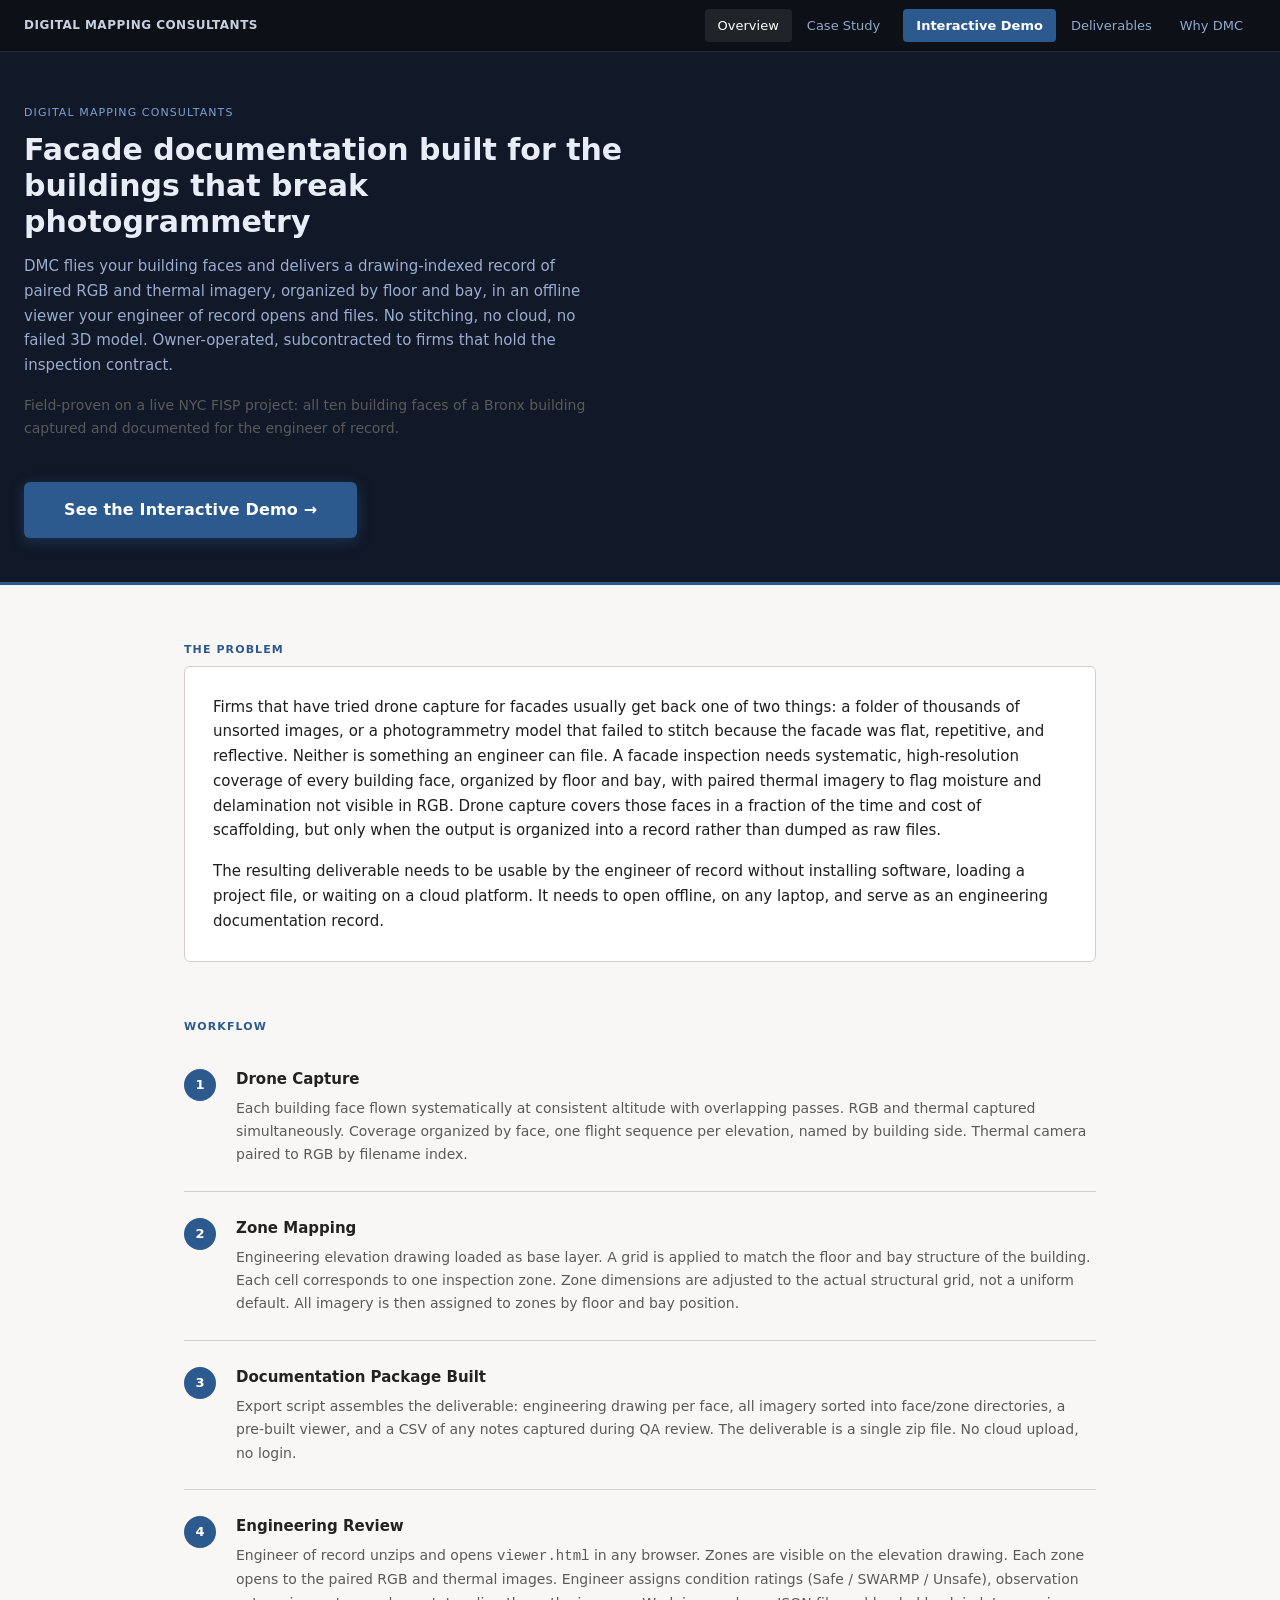
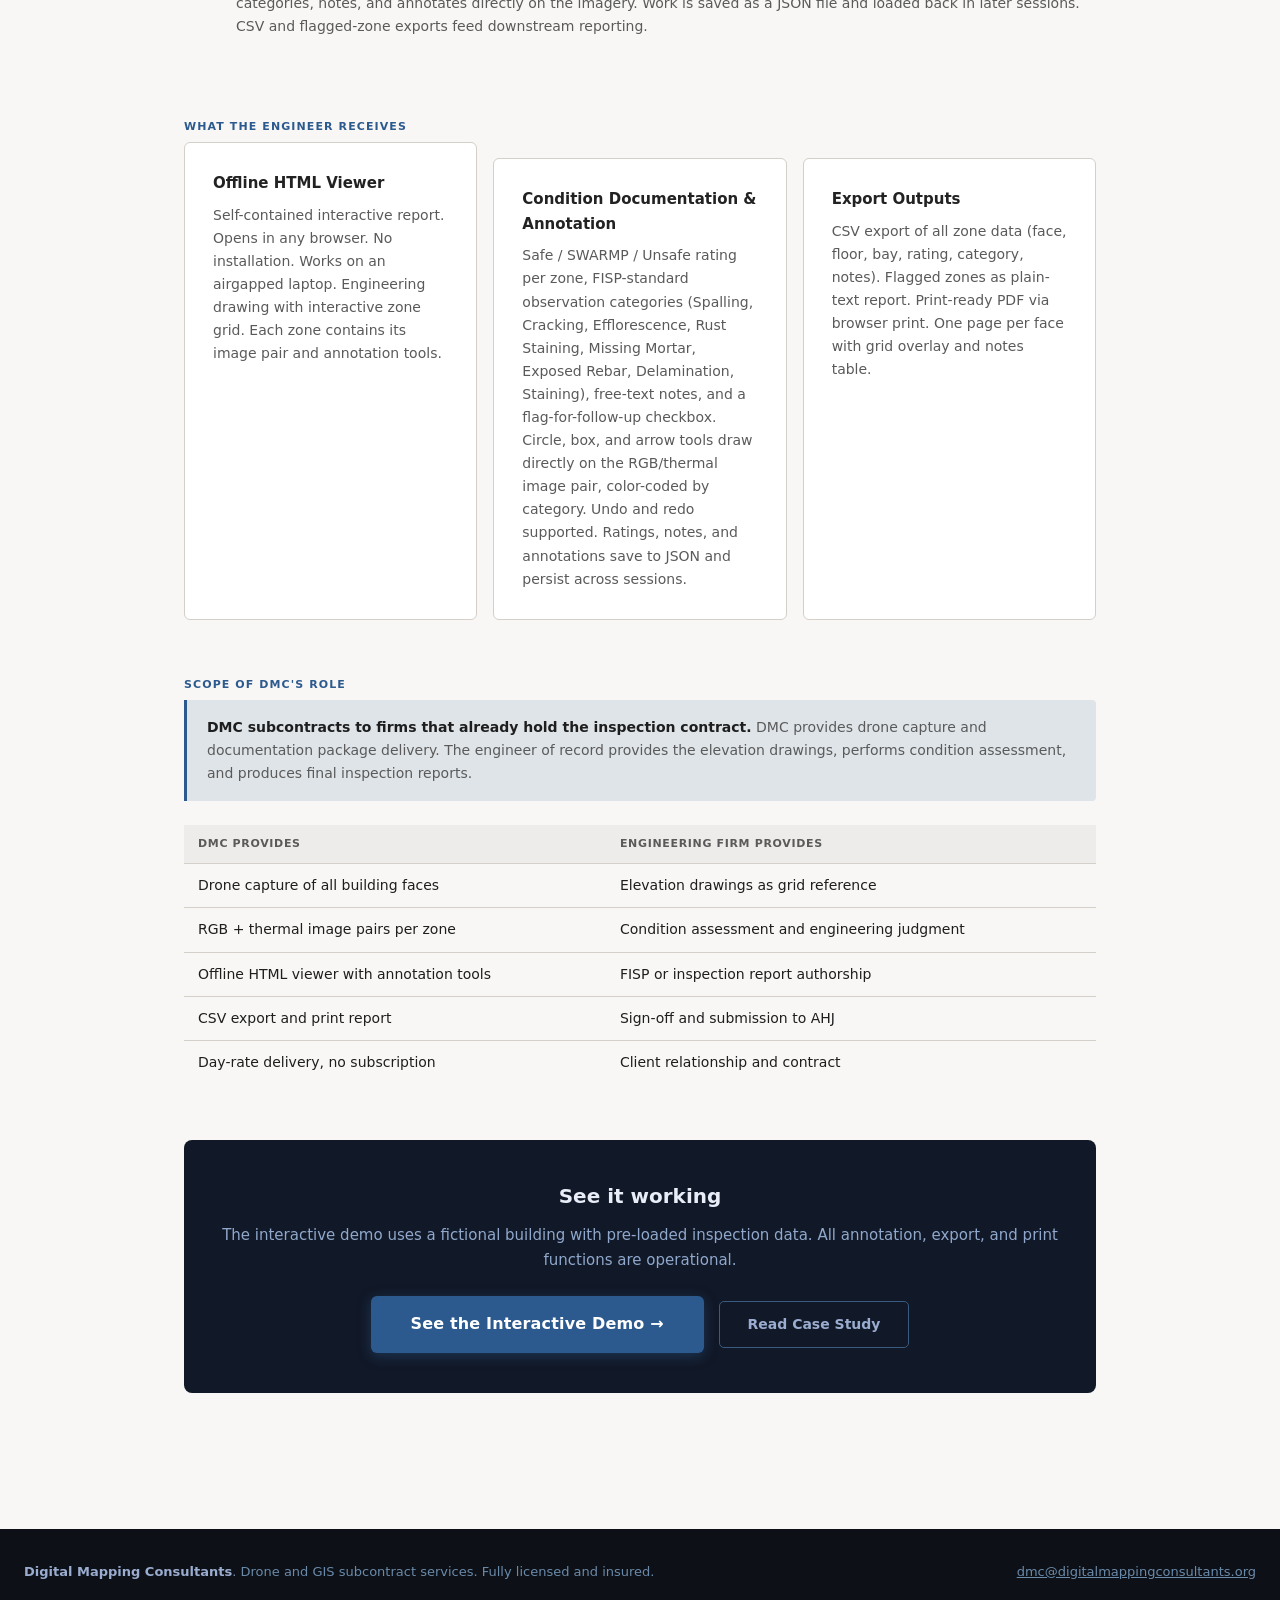
<file: index.html>
<!DOCTYPE html>
<html lang="en">
<head>
<meta charset="UTF-8">
<meta name="viewport" content="width=device-width,initial-scale=1">
<title>Building Envelope Documentation | Digital Mapping Consultants</title>
<link rel="stylesheet" href="style.css">
</head>
<body>

<nav class="site-nav">
  <a href="index.html" class="nav-brand">Digital Mapping Consultants</a>
  <div class="nav-links">
    <a href="index.html" class="active">Overview</a>
    <a href="case-study.html">Case Study</a>
    <a href="viewer.html" class="nav-cta">Interactive Demo</a>
    <a href="deliverables.html">Deliverables</a>
    <a href="why-dmc.html">Why DMC</a>
  </div>
</nav>

<div class="page-header">
  <div class="eyebrow">Digital Mapping Consultants</div>
  <h1>Facade documentation built for the buildings that break photogrammetry</h1>
  <p>DMC flies your building faces and delivers a drawing-indexed record of paired RGB and
  thermal imagery, organized by floor and bay, in an offline viewer your engineer of record
  opens and files. No stitching, no cloud, no failed 3D model. Owner-operated, subcontracted
  to firms that hold the inspection contract.</p>
  <p style="color:var(--text-muted);font-size:14px;margin-top:12px">Field-proven on a live NYC
  FISP project: all ten building faces of a Bronx building captured and documented for the
  engineer of record.</p>
  <a href="viewer.html" class="btn btn-hero">See the Interactive Demo &rarr;</a>
</div>

<div class="content">

  <div class="section">
    <div class="section-label">The Problem</div>
    <div class="card">
      <p>Firms that have tried drone capture for facades usually get back one of two things: a
      folder of thousands of unsorted images, or a photogrammetry model that failed to stitch
      because the facade was flat, repetitive, and reflective. Neither is something an engineer
      can file. A facade inspection needs systematic, high-resolution coverage of every building
      face, organized by floor and bay, with paired thermal imagery to flag moisture and
      delamination not visible in RGB. Drone capture covers those faces in a fraction of the time
      and cost of scaffolding, but only when the output is organized into a record rather than
      dumped as raw files.</p>
      <p>The resulting deliverable needs to be usable by the engineer of record without
      installing software, loading a project file, or waiting on a cloud platform. It needs to
      open offline, on any laptop, and serve as an engineering documentation record.</p>
    </div>
  </div>

  <div class="section">
    <div class="section-label">Workflow</div>
    <div class="steps">
      <div class="step">
        <div class="step-num">1</div>
        <div class="step-body">
          <h3>Drone Capture</h3>
          <p>Each building face flown systematically at consistent altitude with overlapping passes.
          RGB and thermal captured simultaneously. Coverage organized by face, one flight sequence
          per elevation, named by building side. Thermal camera paired to RGB by filename index.</p>
        </div>
      </div>
      <div class="step">
        <div class="step-num">2</div>
        <div class="step-body">
          <h3>Zone Mapping</h3>
          <p>Engineering elevation drawing loaded as base layer. A grid is applied to match
          the floor and bay structure of the building. Each cell corresponds to one inspection
          zone. Zone dimensions are adjusted to the actual structural grid, not a uniform default.
          All imagery is then assigned to zones by floor and bay position.</p>
        </div>
      </div>
      <div class="step">
        <div class="step-num">3</div>
        <div class="step-body">
          <h3>Documentation Package Built</h3>
          <p>Export script assembles the deliverable: engineering drawing per face, all imagery
          sorted into face/zone directories, a pre-built viewer, and a CSV of any notes captured
          during QA review. The deliverable is a single zip file. No cloud upload, no login.</p>
        </div>
      </div>
      <div class="step">
        <div class="step-num">4</div>
        <div class="step-body">
          <h3>Engineering Review</h3>
          <p>Engineer of record unzips and opens <code>viewer.html</code> in any browser.
          Zones are visible on the elevation drawing. Each zone opens to the paired RGB and
          thermal images. Engineer assigns condition ratings (Safe / SWARMP / Unsafe),
          observation categories, notes, and annotates directly on the imagery. Work is saved
          as a JSON file and loaded back in later sessions. CSV and flagged-zone exports
          feed downstream reporting.</p>
        </div>
      </div>
    </div>
  </div>

  <div class="section">
    <div class="section-label">What the Engineer Receives</div>
    <div class="card-grid">
      <div class="card">
        <h3>Offline HTML Viewer</h3>
        <p style="color:var(--text-muted);font-size:14px">Self-contained interactive report.
        Opens in any browser. No installation. Works on an airgapped laptop. Engineering drawing
        with interactive zone grid. Each zone contains its image pair and annotation tools.</p>
      </div>
      <div class="card">
        <h3>Condition Documentation &amp; Annotation</h3>
        <p style="color:var(--text-muted);font-size:14px">Safe / SWARMP / Unsafe rating per zone,
        FISP-standard observation categories (Spalling, Cracking, Efflorescence, Rust Staining,
        Missing Mortar, Exposed Rebar, Delamination, Staining), free-text notes, and a
        flag-for-follow-up checkbox. Circle, box, and arrow tools draw directly on the
        RGB/thermal image pair, color-coded by category. Undo and redo supported. Ratings, notes,
        and annotations save to JSON and persist across sessions.</p>
      </div>
      <div class="card">
        <h3>Export Outputs</h3>
        <p style="color:var(--text-muted);font-size:14px">CSV export of all zone data (face, floor,
        bay, rating, category, notes). Flagged zones as plain-text report. Print-ready PDF via
        browser print. One page per face with grid overlay and notes table.</p>
      </div>
    </div>
  </div>

  <div class="section">
    <div class="section-label">Scope of DMC's Role</div>
    <div class="callout">
      <strong>DMC subcontracts to firms that already hold the inspection contract.</strong>
      DMC provides drone capture and documentation package delivery. The engineer of record
      provides the elevation drawings, performs condition assessment, and produces final
      inspection reports.
    </div>
    <table class="data-table">
      <thead><tr><th>DMC Provides</th><th>Engineering Firm Provides</th></tr></thead>
      <tbody>
        <tr><td>Drone capture of all building faces</td><td>Elevation drawings as grid reference</td></tr>
        <tr><td>RGB + thermal image pairs per zone</td><td>Condition assessment and engineering judgment</td></tr>
        <tr><td>Offline HTML viewer with annotation tools</td><td>FISP or inspection report authorship</td></tr>
        <tr><td>CSV export and print report</td><td>Sign-off and submission to AHJ</td></tr>
        <tr><td>Day-rate delivery, no subscription</td><td>Client relationship and contract</td></tr>
      </tbody>
    </table>
  </div>

  <div class="cta-block">
    <h2>See it working</h2>
    <p>The interactive demo uses a fictional building with pre-loaded inspection data.
    All annotation, export, and print functions are operational.</p>
    <a href="viewer.html" class="btn btn-hero">See the Interactive Demo &rarr;</a>
    <a href="case-study.html" class="btn btn-outline">Read Case Study</a>
  </div>

</div>

<footer class="site-footer">
  <div><strong>Digital Mapping Consultants</strong>. Drone and GIS subcontract services. Fully licensed and insured.</div>
  <div><a href="mailto:dmc@digitalmappingconsultants.org" style="color:inherit">dmc@digitalmappingconsultants.org</a></div>
</footer>

</body>
</html>
</file>
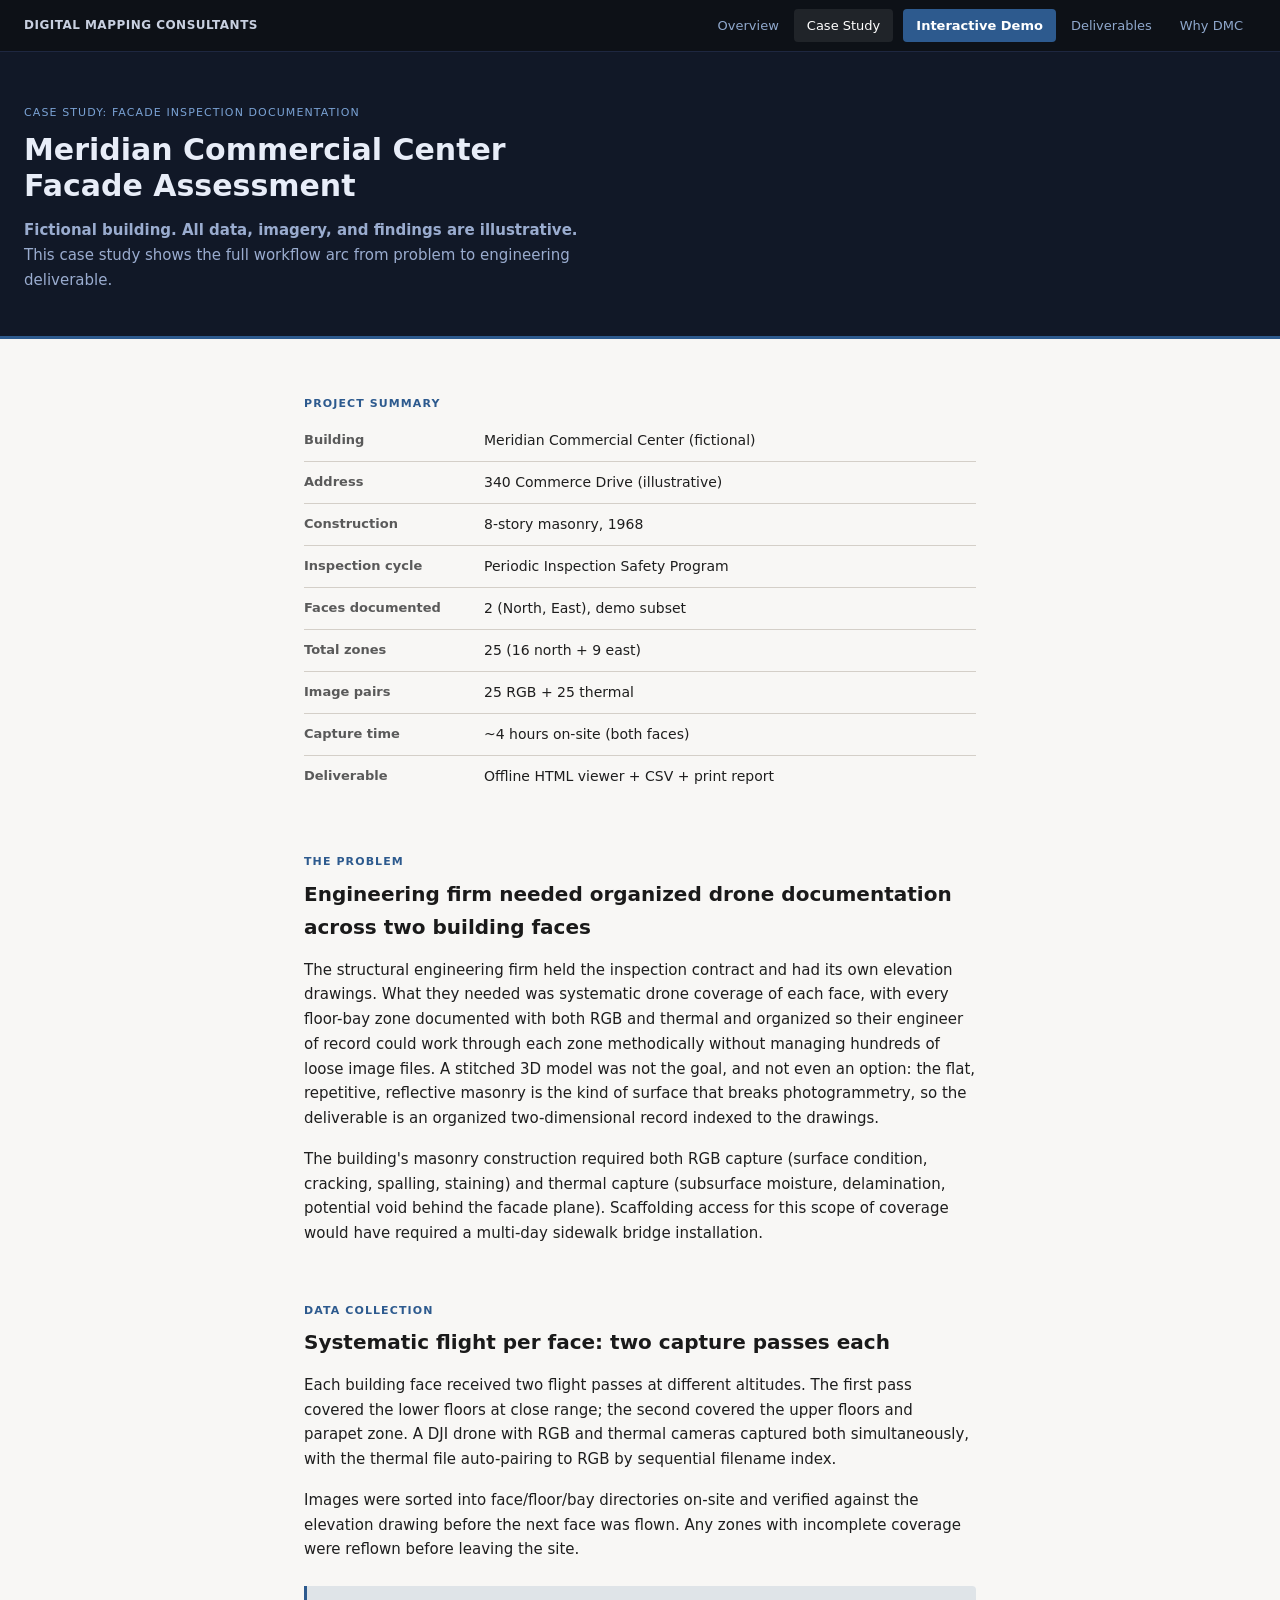
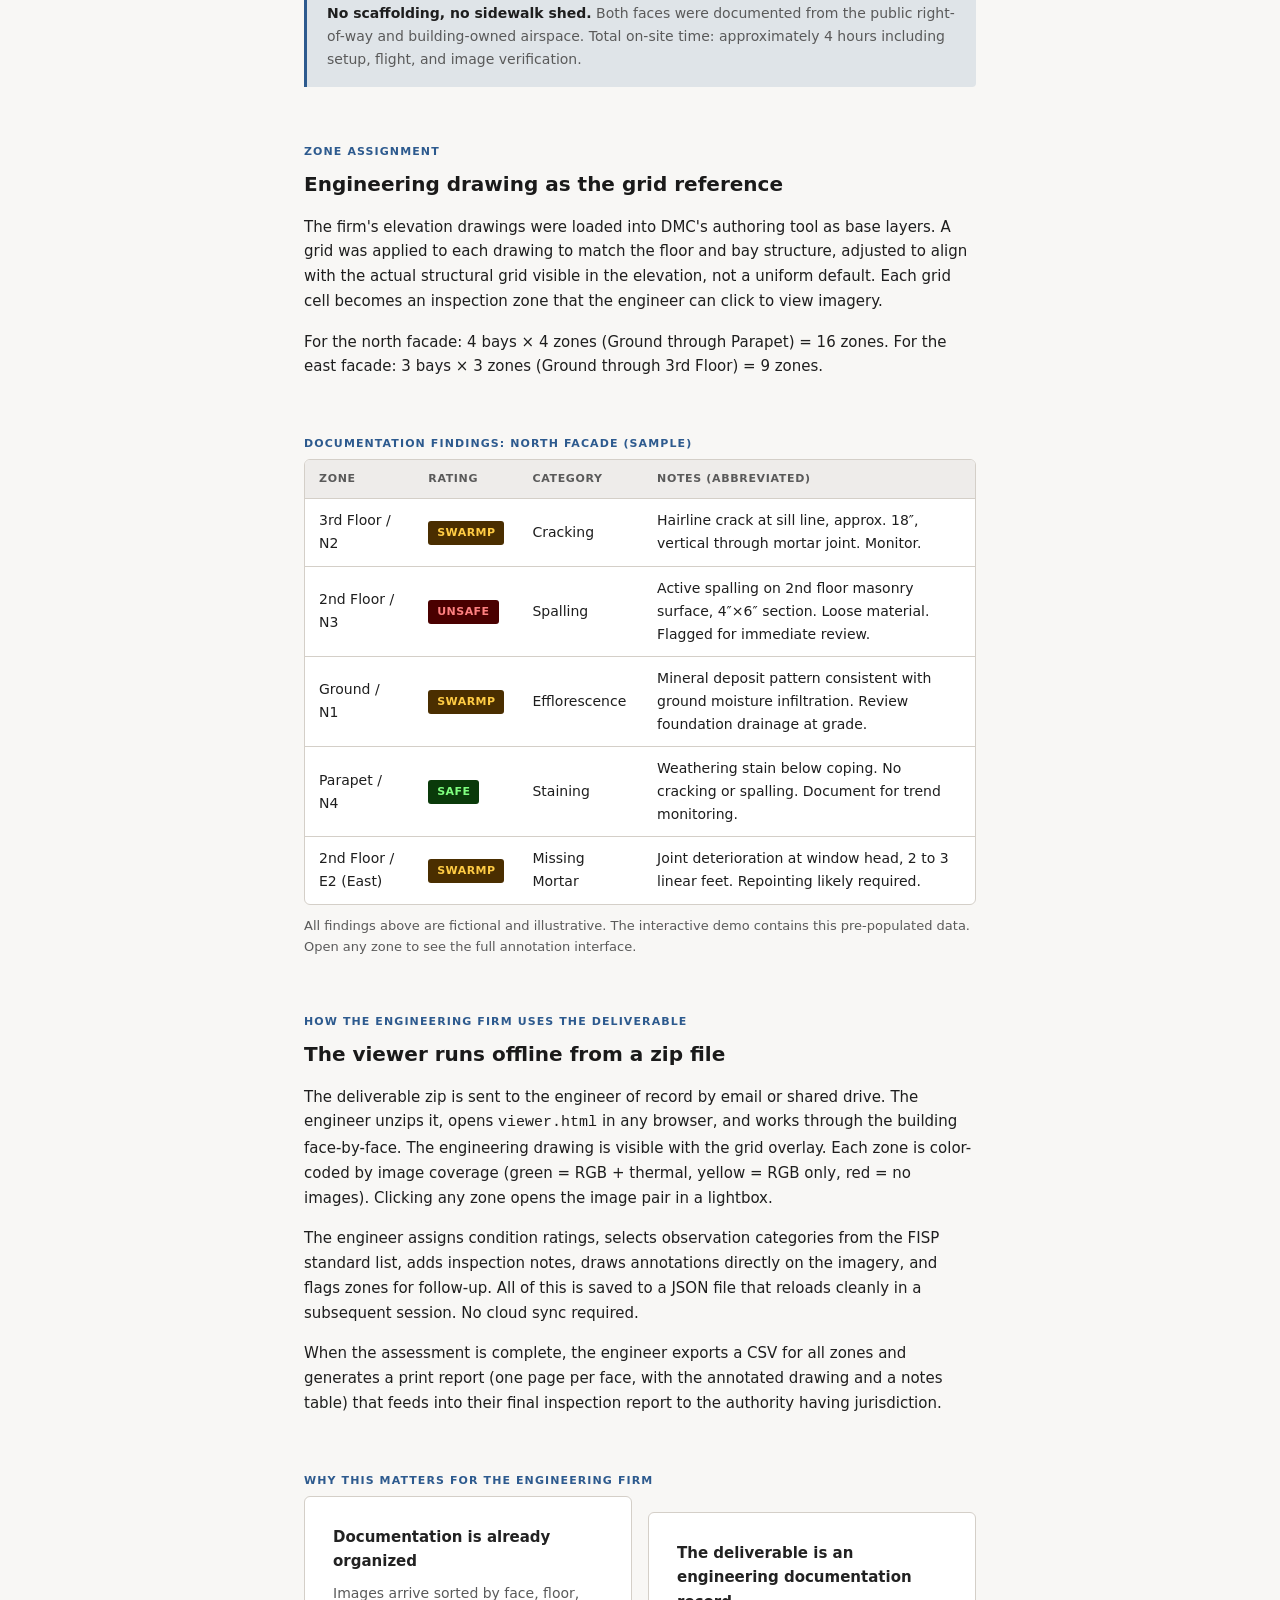
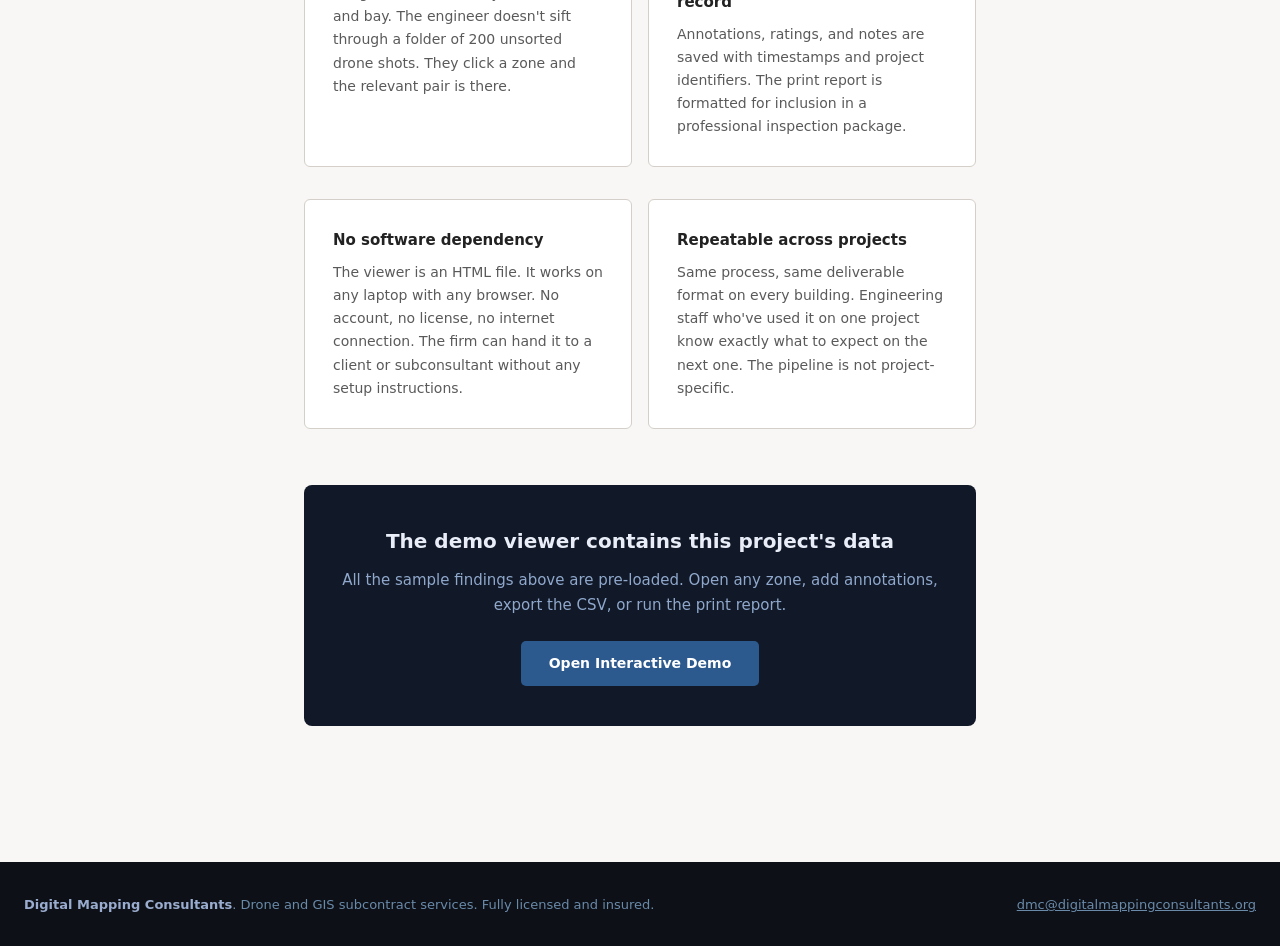
<file: case-study.html>
<!DOCTYPE html>
<html lang="en">
<head>
<meta charset="UTF-8">
<meta name="viewport" content="width=device-width,initial-scale=1">
<title>Case Study | Digital Mapping Consultants</title>
<link rel="stylesheet" href="style.css">
</head>
<body>

<nav class="site-nav">
  <a href="index.html" class="nav-brand">Digital Mapping Consultants</a>
  <div class="nav-links">
    <a href="index.html">Overview</a>
    <a href="case-study.html" class="active">Case Study</a>
    <a href="viewer.html" class="nav-cta">Interactive Demo</a>
    <a href="deliverables.html">Deliverables</a>
    <a href="why-dmc.html">Why DMC</a>
  </div>
</nav>

<div class="page-header">
  <div class="eyebrow">Case Study: Facade Inspection Documentation</div>
  <h1>Meridian Commercial Center<br>Facade Assessment</h1>
  <p><strong>Fictional building. All data, imagery, and findings are illustrative.</strong>
  This case study shows the full workflow arc from problem to engineering deliverable.</p>
</div>

<div class="content-narrow">

  <div class="section">
    <div class="section-label">Project Summary</div>
    <ul class="spec-list">
      <li><span class="spec-key">Building</span><span class="spec-val">Meridian Commercial Center (fictional)</span></li>
      <li><span class="spec-key">Address</span><span class="spec-val">340 Commerce Drive (illustrative)</span></li>
      <li><span class="spec-key">Construction</span><span class="spec-val">8-story masonry, 1968</span></li>
      <li><span class="spec-key">Inspection cycle</span><span class="spec-val">Periodic Inspection Safety Program</span></li>
      <li><span class="spec-key">Faces documented</span><span class="spec-val">2 (North, East), demo subset</span></li>
      <li><span class="spec-key">Total zones</span><span class="spec-val">25 (16 north + 9 east)</span></li>
      <li><span class="spec-key">Image pairs</span><span class="spec-val">25 RGB + 25 thermal</span></li>
      <li><span class="spec-key">Capture time</span><span class="spec-val">~4 hours on-site (both faces)</span></li>
      <li><span class="spec-key">Deliverable</span><span class="spec-val">Offline HTML viewer + CSV + print report</span></li>
    </ul>
  </div>

  <div class="section">
    <div class="section-label">The Problem</div>
    <h2>Engineering firm needed organized drone documentation across two building faces</h2>
    <p>The structural engineering firm held the inspection contract and had its own elevation
    drawings. What they needed was systematic drone coverage of each face, with every floor-bay zone
    documented with both RGB and thermal and organized so their engineer of record could work through
    each zone methodically without managing hundreds of loose image files. A stitched 3D model was not
    the goal, and not even an option: the flat, repetitive, reflective masonry is the kind of surface
    that breaks photogrammetry, so the deliverable is an organized two-dimensional record indexed to
    the drawings.</p>
    <p>The building's masonry construction required both RGB capture (surface condition, cracking,
    spalling, staining) and thermal capture (subsurface moisture, delamination, potential void
    behind the facade plane). Scaffolding access for this scope of coverage would have required a
    multi-day sidewalk bridge installation.</p>
  </div>

  <div class="section">
    <div class="section-label">Data Collection</div>
    <h2>Systematic flight per face: two capture passes each</h2>
    <p>Each building face received two flight passes at different altitudes. The first pass covered
    the lower floors at close range; the second covered the upper floors and parapet zone. A DJI
    drone with RGB and thermal cameras captured both simultaneously, with the thermal file
    auto-pairing to RGB by sequential filename index.</p>
    <p>Images were sorted into face/floor/bay directories on-site and verified against the
    elevation drawing before the next face was flown. Any zones with incomplete coverage were
    reflown before leaving the site.</p>
    <div class="callout" style="margin-top:24px">
      <strong>No scaffolding, no sidewalk shed.</strong> Both faces were documented from the
      public right-of-way and building-owned airspace. Total on-site time: approximately 4 hours
      including setup, flight, and image verification.
    </div>
  </div>

  <div class="section">
    <div class="section-label">Zone Assignment</div>
    <h2>Engineering drawing as the grid reference</h2>
    <p>The firm's elevation drawings were loaded into DMC's authoring tool as base layers.
    A grid was applied to each drawing to match the floor and bay structure, adjusted to align
    with the actual structural grid visible in the elevation, not a uniform default.
    Each grid cell becomes an inspection zone that the engineer can click to view imagery.</p>
    <p>For the north facade: 4 bays × 4 zones (Ground through Parapet) = 16 zones.
    For the east facade: 3 bays × 3 zones (Ground through 3rd Floor) = 9 zones.</p>
  </div>

  <div class="section">
    <div class="section-label">Documentation Findings: North Facade (Sample)</div>
    <div class="card" style="padding:0;overflow:hidden">
      <table class="data-table">
        <thead>
          <tr>
            <th>Zone</th>
            <th>Rating</th>
            <th>Category</th>
            <th>Notes (abbreviated)</th>
          </tr>
        </thead>
        <tbody>
          <tr>
            <td>3rd Floor / N2</td>
            <td><span class="badge badge-swarmp">SWARMP</span></td>
            <td>Cracking</td>
            <td>Hairline crack at sill line, approx. 18&Prime;, vertical through mortar joint. Monitor.</td>
          </tr>
          <tr>
            <td>2nd Floor / N3</td>
            <td><span class="badge badge-unsafe">Unsafe</span></td>
            <td>Spalling</td>
            <td>Active spalling on 2nd floor masonry surface, 4&Prime;&times;6&Prime; section. Loose material. Flagged for immediate review.</td>
          </tr>
          <tr>
            <td>Ground / N1</td>
            <td><span class="badge badge-swarmp">SWARMP</span></td>
            <td>Efflorescence</td>
            <td>Mineral deposit pattern consistent with ground moisture infiltration. Review foundation drainage at grade.</td>
          </tr>
          <tr>
            <td>Parapet / N4</td>
            <td><span class="badge badge-safe">Safe</span></td>
            <td>Staining</td>
            <td>Weathering stain below coping. No cracking or spalling. Document for trend monitoring.</td>
          </tr>
          <tr>
            <td>2nd Floor / E2 (East)</td>
            <td><span class="badge badge-swarmp">SWARMP</span></td>
            <td>Missing Mortar</td>
            <td>Joint deterioration at window head, 2 to 3 linear feet. Repointing likely required.</td>
          </tr>
        </tbody>
      </table>
    </div>
    <p style="font-size:13px;color:var(--text-muted);margin-top:10px">
      All findings above are fictional and illustrative. The interactive demo contains this
      pre-populated data. Open any zone to see the full annotation interface.
    </p>
  </div>

  <div class="section">
    <div class="section-label">How the Engineering Firm Uses the Deliverable</div>
    <h2>The viewer runs offline from a zip file</h2>
    <p>The deliverable zip is sent to the engineer of record by email or shared drive. The engineer
    unzips it, opens <code>viewer.html</code> in any browser, and works through the building
    face-by-face. The engineering drawing is visible with the grid overlay. Each zone is
    color-coded by image coverage (green = RGB + thermal, yellow = RGB only, red = no images).
    Clicking any zone opens the image pair in a lightbox.</p>
    <p>The engineer assigns condition ratings, selects observation categories from the FISP
    standard list, adds inspection notes, draws annotations directly on the imagery, and flags
    zones for follow-up. All of this is saved to a JSON file that reloads cleanly in a subsequent
    session. No cloud sync required.</p>
    <p>When the assessment is complete, the engineer exports a CSV for all zones and generates
    a print report (one page per face, with the annotated drawing and a notes table) that feeds
    into their final inspection report to the authority having jurisdiction.</p>
  </div>

  <div class="section">
    <div class="section-label">Why This Matters for the Engineering Firm</div>
    <div class="card-grid">
      <div class="card">
        <h3>Documentation is already organized</h3>
        <p style="font-size:14px;color:var(--text-muted)">Images arrive sorted by face, floor,
        and bay. The engineer doesn't sift through a folder of 200 unsorted drone shots. They
        click a zone and the relevant pair is there.</p>
      </div>
      <div class="card">
        <h3>The deliverable is an engineering documentation record</h3>
        <p style="font-size:14px;color:var(--text-muted)">Annotations, ratings, and notes are
        saved with timestamps and project identifiers. The print report is formatted for inclusion
        in a professional inspection package.</p>
      </div>
      <div class="card">
        <h3>No software dependency</h3>
        <p style="font-size:14px;color:var(--text-muted)">The viewer is an HTML file. It works
        on any laptop with any browser. No account, no license, no internet connection. The firm
        can hand it to a client or subconsultant without any setup instructions.</p>
      </div>
      <div class="card">
        <h3>Repeatable across projects</h3>
        <p style="font-size:14px;color:var(--text-muted)">Same process, same deliverable format
        on every building. Engineering staff who've used it on one project know exactly what to
        expect on the next one. The pipeline is not project-specific.</p>
      </div>
    </div>
  </div>

  <div class="cta-block">
    <h2>The demo viewer contains this project's data</h2>
    <p>All the sample findings above are pre-loaded. Open any zone, add annotations,
    export the CSV, or run the print report.</p>
    <a href="viewer.html" class="btn">Open Interactive Demo</a>
  </div>

</div>

<footer class="site-footer">
  <div><strong>Digital Mapping Consultants</strong>. Drone and GIS subcontract services. Fully licensed and insured.</div>
  <div><a href="mailto:dmc@digitalmappingconsultants.org" style="color:inherit">dmc@digitalmappingconsultants.org</a></div>
</footer>

</body>
</html>
</file>
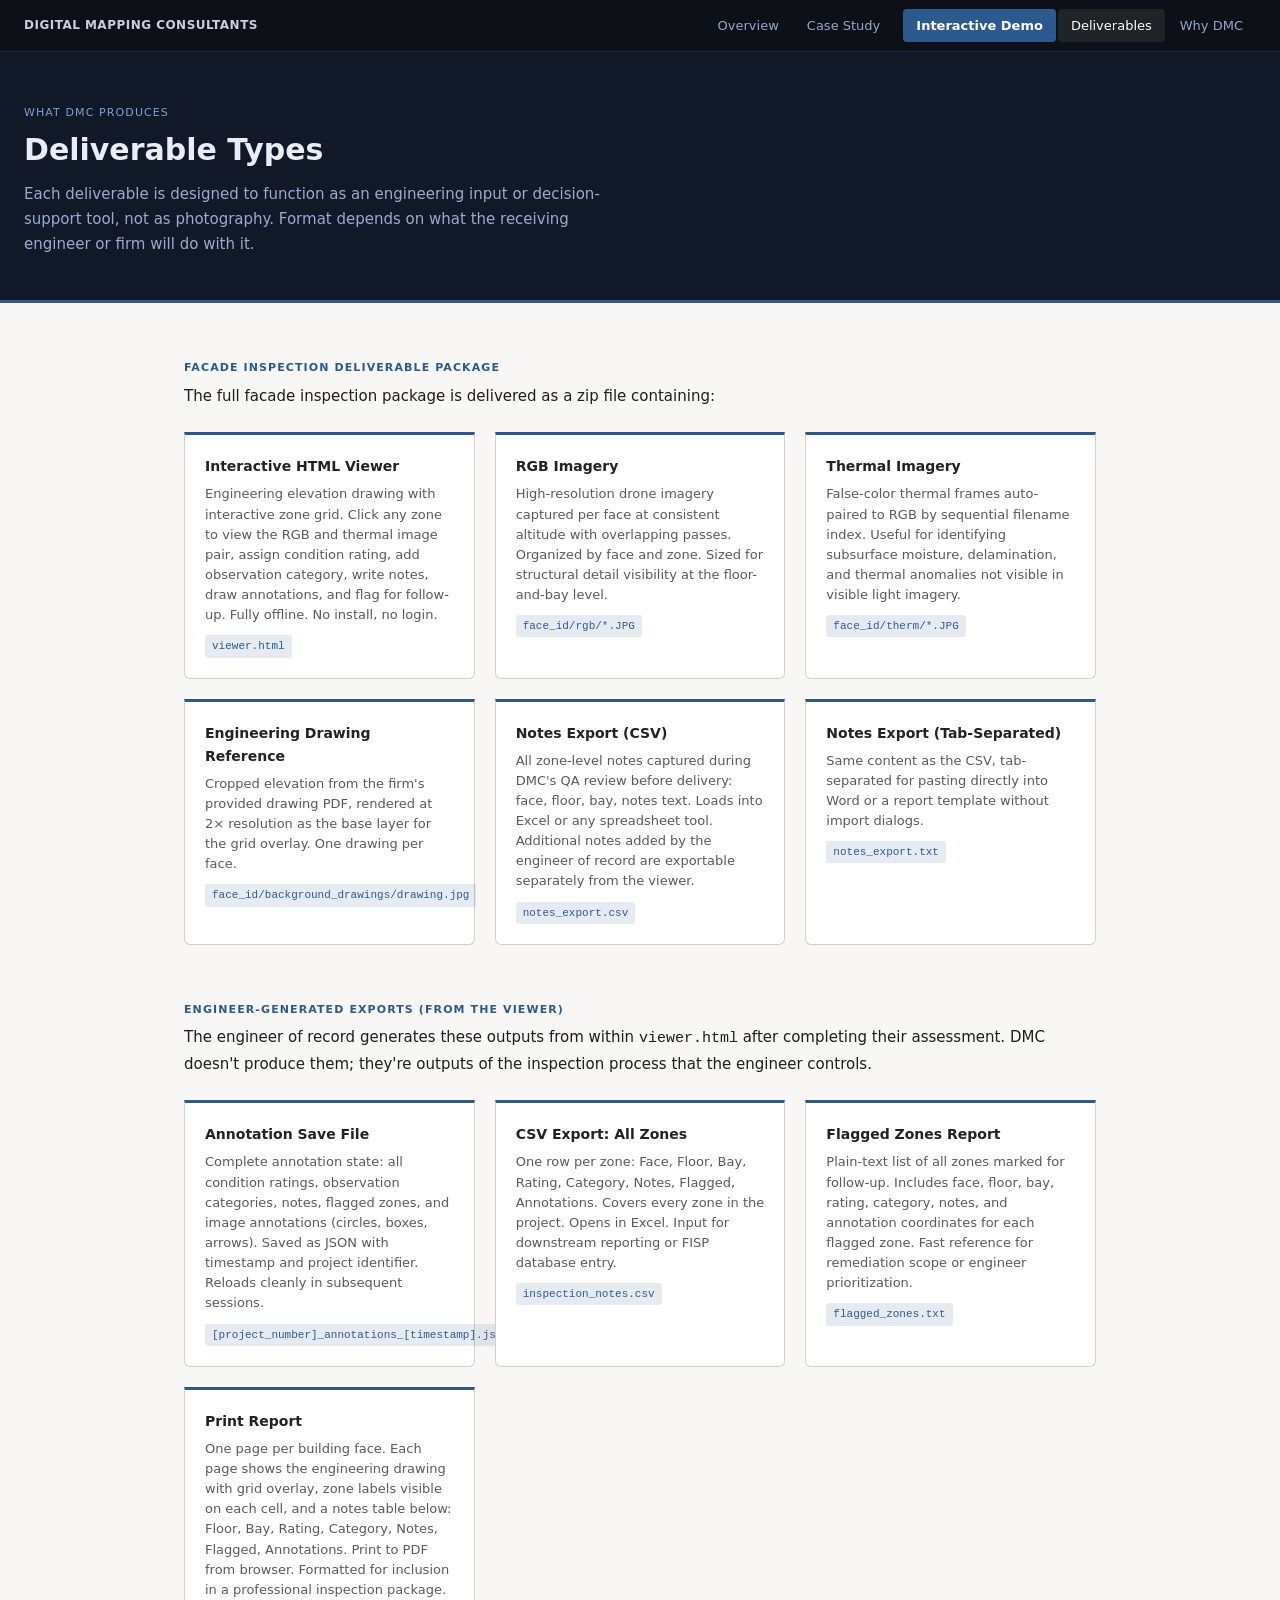
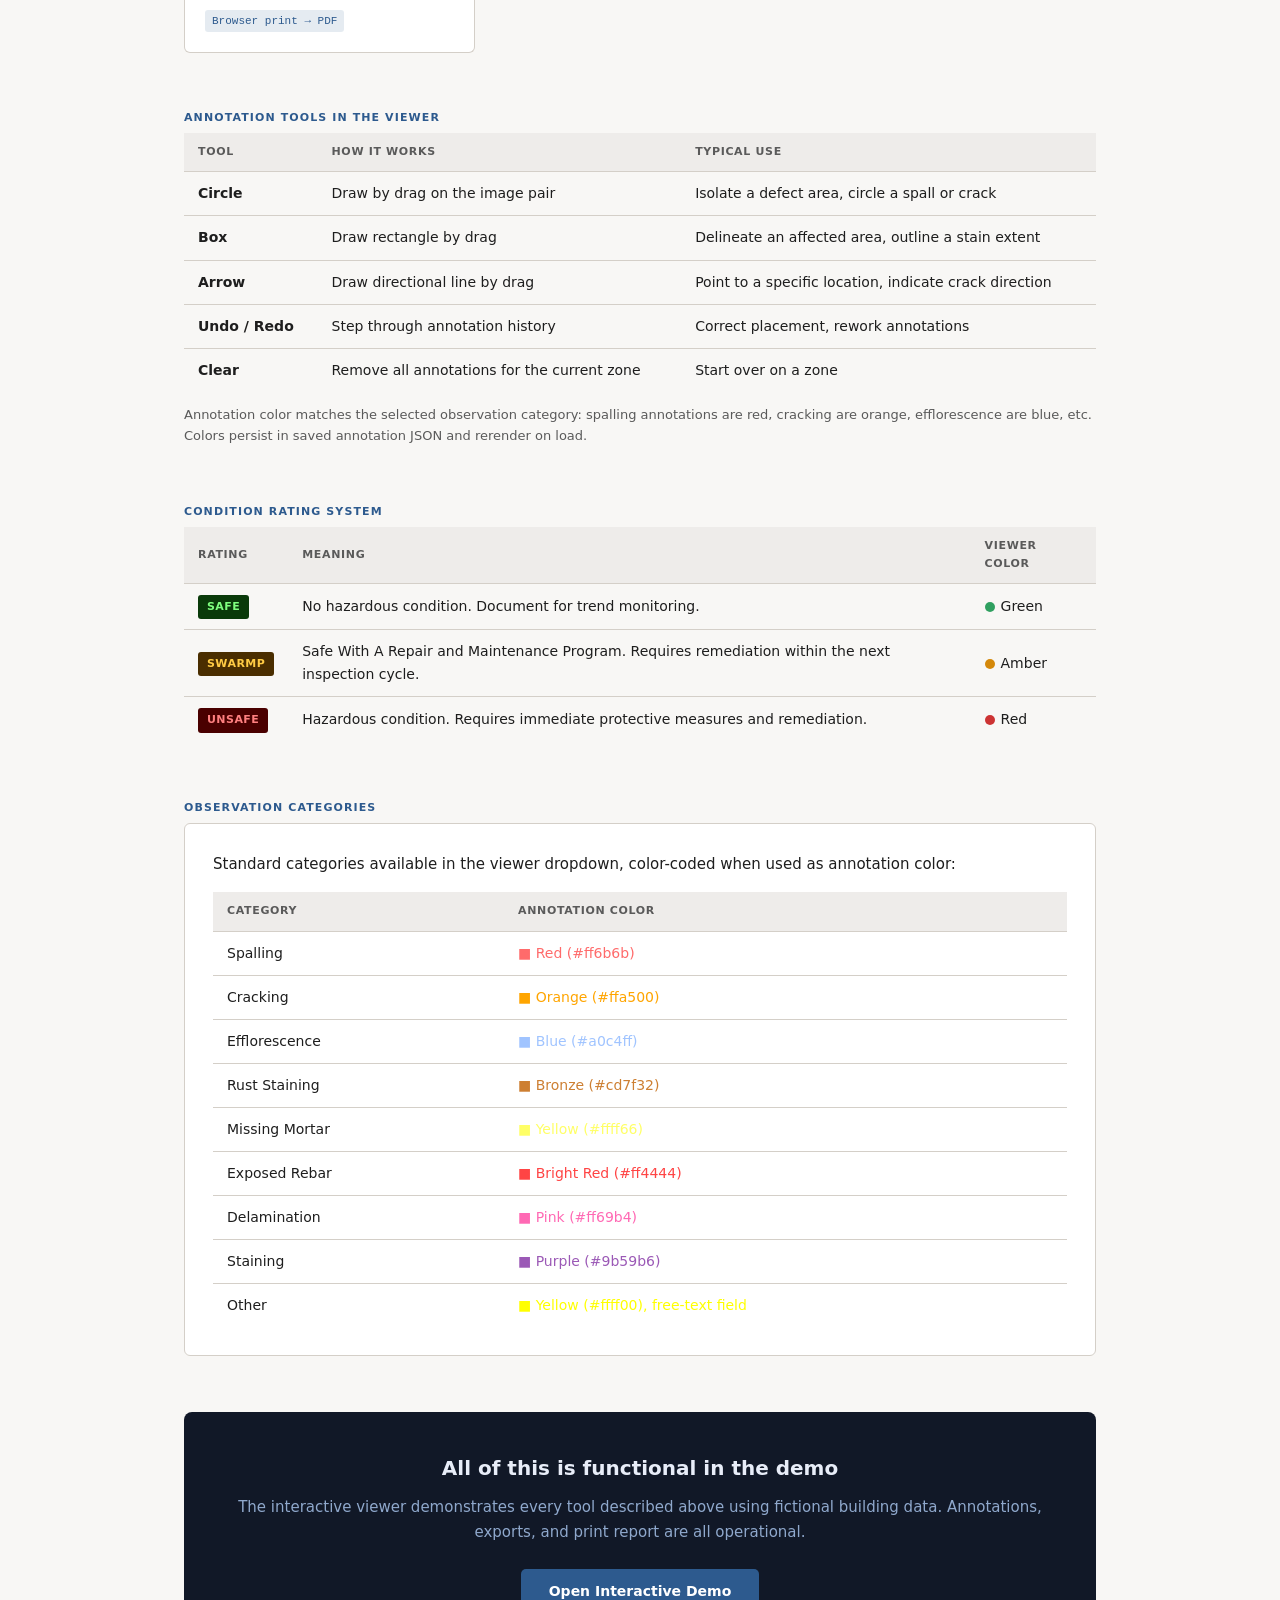
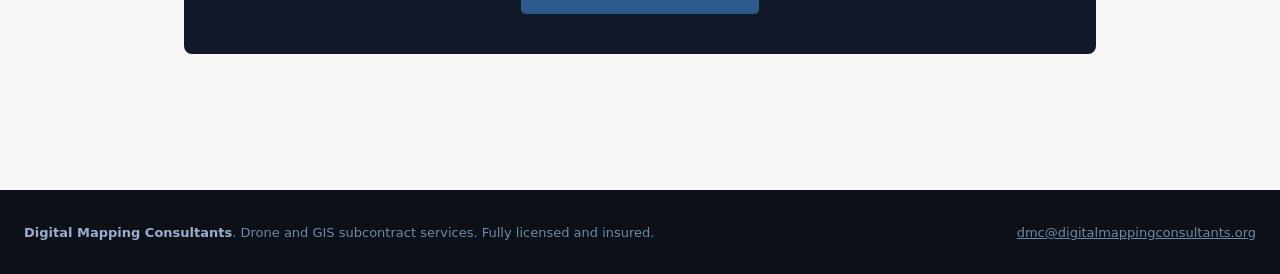
<file: deliverables.html>
<!DOCTYPE html>
<html lang="en">
<head>
<meta charset="UTF-8">
<meta name="viewport" content="width=device-width,initial-scale=1">
<title>Deliverables | Digital Mapping Consultants</title>
<link rel="stylesheet" href="style.css">
</head>
<body>

<nav class="site-nav">
  <a href="index.html" class="nav-brand">Digital Mapping Consultants</a>
  <div class="nav-links">
    <a href="index.html">Overview</a>
    <a href="case-study.html">Case Study</a>
    <a href="viewer.html" class="nav-cta">Interactive Demo</a>
    <a href="deliverables.html" class="active">Deliverables</a>
    <a href="why-dmc.html">Why DMC</a>
  </div>
</nav>

<div class="page-header">
  <div class="eyebrow">What DMC Produces</div>
  <h1>Deliverable Types</h1>
  <p>Each deliverable is designed to function as an engineering input or decision-support tool, not as photography. Format depends on what the receiving engineer
  or firm will do with it.</p>
</div>

<div class="content">

  <div class="section">
    <div class="section-label">Facade Inspection Deliverable Package</div>
    <p>The full facade inspection package is delivered as a zip file containing:</p>

    <div class="deliv-grid">

      <div class="deliv-card">
        <h3>Interactive HTML Viewer</h3>
        <p>Engineering elevation drawing with interactive zone grid. Click any zone to view the
        RGB and thermal image pair, assign condition rating, add observation category, write
        notes, draw annotations, and flag for follow-up. Fully offline. No install, no login.</p>
        <span class="deliv-format">viewer.html</span>
      </div>

      <div class="deliv-card">
        <h3>RGB Imagery</h3>
        <p>High-resolution drone imagery captured per face at consistent altitude with overlapping
        passes. Organized by face and zone. Sized for structural detail visibility at the
        floor-and-bay level.</p>
        <span class="deliv-format">face_id/rgb/*.JPG</span>
      </div>

      <div class="deliv-card">
        <h3>Thermal Imagery</h3>
        <p>False-color thermal frames auto-paired to RGB by sequential filename index. Useful for
        identifying subsurface moisture, delamination, and thermal anomalies not visible in visible
        light imagery.</p>
        <span class="deliv-format">face_id/therm/*.JPG</span>
      </div>

      <div class="deliv-card">
        <h3>Engineering Drawing Reference</h3>
        <p>Cropped elevation from the firm's provided drawing PDF, rendered at 2× resolution as
        the base layer for the grid overlay. One drawing per face.</p>
        <span class="deliv-format">face_id/background_drawings/drawing.jpg</span>
      </div>

      <div class="deliv-card">
        <h3>Notes Export (CSV)</h3>
        <p>All zone-level notes captured during DMC's QA review before delivery: face, floor, bay,
        notes text. Loads into Excel or any spreadsheet tool. Additional notes added by the
        engineer of record are exportable separately from the viewer.</p>
        <span class="deliv-format">notes_export.csv</span>
      </div>

      <div class="deliv-card">
        <h3>Notes Export (Tab-Separated)</h3>
        <p>Same content as the CSV, tab-separated for pasting directly into Word or a report
        template without import dialogs.</p>
        <span class="deliv-format">notes_export.txt</span>
      </div>

    </div>
  </div>

  <div class="section">
    <div class="section-label">Engineer-Generated Exports (from the viewer)</div>
    <p>The engineer of record generates these outputs from within <code>viewer.html</code> after
    completing their assessment. DMC doesn't produce them; they're outputs of the inspection
    process that the engineer controls.</p>

    <div class="deliv-grid">

      <div class="deliv-card">
        <h3>Annotation Save File</h3>
        <p>Complete annotation state: all condition ratings, observation categories, notes,
        flagged zones, and image annotations (circles, boxes, arrows). Saved as JSON with
        timestamp and project identifier. Reloads cleanly in subsequent sessions.</p>
        <span class="deliv-format">[project_number]_annotations_[timestamp].json</span>
      </div>

      <div class="deliv-card">
        <h3>CSV Export: All Zones</h3>
        <p>One row per zone: Face, Floor, Bay, Rating, Category, Notes, Flagged, Annotations.
        Covers every zone in the project. Opens in Excel. Input for downstream reporting
        or FISP database entry.</p>
        <span class="deliv-format">inspection_notes.csv</span>
      </div>

      <div class="deliv-card">
        <h3>Flagged Zones Report</h3>
        <p>Plain-text list of all zones marked for follow-up. Includes face, floor, bay, rating,
        category, notes, and annotation coordinates for each flagged zone. Fast reference for
        remediation scope or engineer prioritization.</p>
        <span class="deliv-format">flagged_zones.txt</span>
      </div>

      <div class="deliv-card">
        <h3>Print Report</h3>
        <p>One page per building face. Each page shows the engineering drawing with grid overlay,
        zone labels visible on each cell, and a notes table below: Floor, Bay, Rating, Category,
        Notes, Flagged, Annotations. Print to PDF from browser. Formatted for inclusion in a
        professional inspection package.</p>
        <span class="deliv-format">Browser print → PDF</span>
      </div>

    </div>
  </div>

  <div class="section">
    <div class="section-label">Annotation Tools in the Viewer</div>
    <table class="data-table">
      <thead>
        <tr><th>Tool</th><th>How It Works</th><th>Typical Use</th></tr>
      </thead>
      <tbody>
        <tr>
          <td><strong>Circle</strong></td>
          <td>Draw by drag on the image pair</td>
          <td>Isolate a defect area, circle a spall or crack</td>
        </tr>
        <tr>
          <td><strong>Box</strong></td>
          <td>Draw rectangle by drag</td>
          <td>Delineate an affected area, outline a stain extent</td>
        </tr>
        <tr>
          <td><strong>Arrow</strong></td>
          <td>Draw directional line by drag</td>
          <td>Point to a specific location, indicate crack direction</td>
        </tr>
        <tr>
          <td><strong>Undo / Redo</strong></td>
          <td>Step through annotation history</td>
          <td>Correct placement, rework annotations</td>
        </tr>
        <tr>
          <td><strong>Clear</strong></td>
          <td>Remove all annotations for the current zone</td>
          <td>Start over on a zone</td>
        </tr>
      </tbody>
    </table>
    <p style="font-size:13px;color:var(--text-muted);margin-top:12px">
      Annotation color matches the selected observation category: spalling annotations are
      red, cracking are orange, efflorescence are blue, etc. Colors persist in saved annotation
      JSON and rerender on load.
    </p>
  </div>

  <div class="section">
    <div class="section-label">Condition Rating System</div>
    <table class="data-table">
      <thead>
        <tr><th>Rating</th><th>Meaning</th><th>Viewer Color</th></tr>
      </thead>
      <tbody>
        <tr>
          <td><span class="badge badge-safe">Safe</span></td>
          <td>No hazardous condition. Document for trend monitoring.</td>
          <td><span class="status-dot status-safe"></span>Green</td>
        </tr>
        <tr>
          <td><span class="badge badge-swarmp">SWARMP</span></td>
          <td>Safe With A Repair and Maintenance Program. Requires remediation
          within the next inspection cycle.</td>
          <td><span class="status-dot status-swarmp"></span>Amber</td>
        </tr>
        <tr>
          <td><span class="badge badge-unsafe">Unsafe</span></td>
          <td>Hazardous condition. Requires immediate protective measures and remediation.</td>
          <td><span class="status-dot status-unsafe"></span>Red</td>
        </tr>
      </tbody>
    </table>
  </div>

  <div class="section">
    <div class="section-label">Observation Categories</div>
    <div class="card">
      <p>Standard categories available in the viewer dropdown, color-coded when used as
      annotation color:</p>
      <table class="data-table" style="margin-top:12px">
        <thead><tr><th>Category</th><th>Annotation Color</th></tr></thead>
        <tbody>
          <tr><td>Spalling</td><td style="color:#ff6b6b">■ Red (#ff6b6b)</td></tr>
          <tr><td>Cracking</td><td style="color:#ffa500">■ Orange (#ffa500)</td></tr>
          <tr><td>Efflorescence</td><td style="color:#a0c4ff">■ Blue (#a0c4ff)</td></tr>
          <tr><td>Rust Staining</td><td style="color:#cd7f32">■ Bronze (#cd7f32)</td></tr>
          <tr><td>Missing Mortar</td><td style="color:#ffff66">■ Yellow (#ffff66)</td></tr>
          <tr><td>Exposed Rebar</td><td style="color:#ff4444">■ Bright Red (#ff4444)</td></tr>
          <tr><td>Delamination</td><td style="color:#ff69b4">■ Pink (#ff69b4)</td></tr>
          <tr><td>Staining</td><td style="color:#9b59b6">■ Purple (#9b59b6)</td></tr>
          <tr><td>Other</td><td style="color:#ffff00">■ Yellow (#ffff00), free-text field</td></tr>
        </tbody>
      </table>
    </div>
  </div>

  <div class="cta-block">
    <h2>All of this is functional in the demo</h2>
    <p>The interactive viewer demonstrates every tool described above using fictional building data.
    Annotations, exports, and print report are all operational.</p>
    <a href="viewer.html" class="btn">Open Interactive Demo</a>
  </div>

</div>

<footer class="site-footer">
  <div><strong>Digital Mapping Consultants</strong>. Drone and GIS subcontract services. Fully licensed and insured.</div>
  <div><a href="mailto:dmc@digitalmappingconsultants.org" style="color:inherit">dmc@digitalmappingconsultants.org</a></div>
</footer>

</body>
</html>
</file>
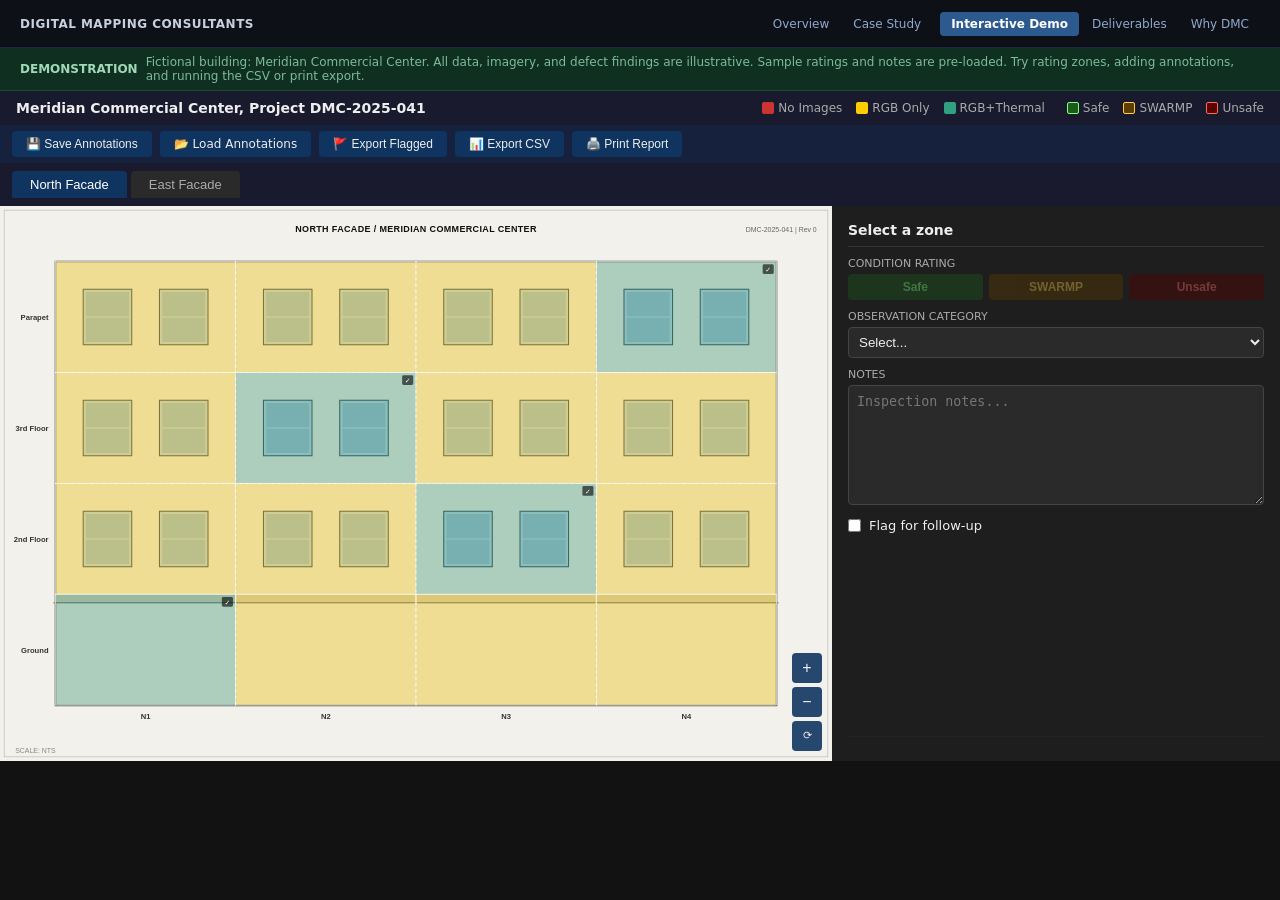
<file: viewer.html>
<!DOCTYPE html>
<html lang="en">
<head>
<meta charset="UTF-8">
<meta name="viewport" content="width=device-width,initial-scale=1">
<title>Interactive Demo — Meridian Commercial Center — Digital Mapping Consultants</title>
<style>
*{box-sizing:border-box;margin:0;padding:0}
body{background:#121212;color:#eee;font-family:system-ui,-apple-system,sans-serif;font-size:14px;display:flex;flex-direction:column;min-height:100vh}

/* ── Nav (dark) ── */
.site-nav{background:#0d1117;padding:0 20px;display:flex;align-items:center;min-height:48px;border-bottom:1px solid #1e2740;flex-shrink:0;z-index:300;position:sticky;top:0;flex-wrap:wrap;gap:8px}
.nav-brand{color:#c8d0e0;font-size:12px;font-weight:600;letter-spacing:.04em;text-transform:uppercase;text-decoration:none;white-space:nowrap;margin-right:auto}
.nav-links{display:flex;gap:2px;align-items:center;flex-wrap:wrap}
.nav-links a{color:#8fa8cc;text-decoration:none;font-size:12px;padding:5px 11px;border-radius:4px;white-space:nowrap}
.nav-links a:hover{color:#c8d0e0;background:rgba(255,255,255,.05)}
.nav-links a.active{color:#fff;background:rgba(255,255,255,.08)}
.nav-links a.nav-cta{background:#2d5a8e;color:#fff;font-weight:600;margin-left:6px}
.nav-links a.nav-cta:hover{background:#4a7fc1}

/* ── Demo banner ── */
#demo-banner{background:#0f3020;color:#7dba9a;font-size:12px;padding:7px 20px;display:flex;align-items:center;gap:8px;flex-shrink:0;border-bottom:1px solid #1a4a30}
#demo-banner strong{color:#a0d8b8}

/* ── Viewer chrome ── */
#titlebar{background:#1a1a2e;padding:9px 16px;display:flex;align-items:center;justify-content:space-between;flex-wrap:wrap;gap:8px;flex-shrink:0}
#titlebar h1{font-size:14px;font-weight:600}
#legend{display:flex;gap:14px;align-items:center;font-size:12px;color:#aaa}
#legend span{display:flex;align-items:center;gap:4px}
#legend i{display:inline-block;width:12px;height:12px;border-radius:2px}
#toolbar{background:#16213e;padding:6px 12px;display:flex;gap:8px;flex-wrap:wrap;align-items:center;flex-shrink:0}
#toolbar button,#toolbar label{padding:6px 14px;background:#0f3460;color:#eee;border:none;border-radius:4px;cursor:pointer;font-size:12px}
#toolbar button:hover,#toolbar label:hover{background:#e94560}
#tabs{display:flex;gap:4px;padding:8px 12px;background:#1a1a2e;flex-wrap:wrap;flex-shrink:0}
.tab-btn{padding:6px 18px;background:#2a2a2a;color:#aaa;border:none;border-radius:4px 4px 0 0;cursor:pointer;font-size:13px}
.tab-btn.active{background:#0f3460;color:#fff}

/* ── Face panels ── */
.face-panel{flex:1;overflow:hidden}
#panels-wrap{flex:1;display:flex;flex-direction:column;overflow:hidden;min-height:0}

/* ── Drawing container ── */
.drawing-container{position:relative;overflow:hidden;background:#000;flex-basis:65%}
.drawing-container img{width:100%;height:100%;object-fit:contain;display:block}
.drawing-container svg{position:absolute;top:0;left:0;pointer-events:all}
rect[data-zone]:hover{fill-opacity:.65!important;cursor:pointer}

/* ── Notes panel ── */
.notes-panel{flex-basis:35%;padding:16px;overflow-y:auto;background:#1e1e1e;color:#eee;display:flex;flex-direction:column;gap:10px}
.rating-btn{flex:1;padding:6px 4px;border:none;border-radius:4px;cursor:pointer;font-size:12px;font-weight:bold;opacity:.38;transition:opacity .15s}
.rating-btn.active{opacity:1}
.safe-btn{background:#1a5c1a;color:#7fff7f}
.swarmp-btn{background:#5c3d00;color:#ffcc44}
.unsafe-btn{background:#5c0000;color:#ff6666}
.annot-btn{padding:4px 10px;background:#0f3460;color:#eee;border:none;border-radius:4px;cursor:pointer;font-size:12px}
.annot-btn.active{background:#e94560}

/* ── Lightbox ── */
#lightbox{display:none;position:fixed;inset:0;background:rgba(0,0,0,.9);z-index:1000;align-items:center;justify-content:center}
#lightbox.open{display:flex}
#lb-inner{background:#1e1e1e;border-radius:8px;padding:20px;max-width:95vw;max-height:95vh;overflow-y:auto;position:relative;width:90vw}
#lb-imgs{display:flex;gap:12px;margin-bottom:12px;flex-wrap:wrap;position:relative}
#lb-imgs img{max-height:60vh;max-width:44vw;object-fit:contain;border-radius:4px;flex:1;min-width:200px;display:block}
#lb-close{position:absolute;top:10px;right:14px;background:none;border:none;color:#eee;font-size:26px;cursor:pointer;line-height:1;z-index:10}
#lb-canvas{position:absolute;top:0;left:0;pointer-events:all;cursor:crosshair}

/* ── Zoom controls ── */
.zoom-controls{position:absolute;bottom:10px;right:10px;display:flex;flex-direction:column;gap:4px;z-index:10}
.zoom-controls button{width:30px;height:30px;background:rgba(15,52,96,.9);color:#eee;border:none;border-radius:4px;cursor:pointer;font-size:16px;line-height:1}

/* ── Print ── */
@media print{
  .site-nav,#demo-banner,#toolbar,#tabs,#lightbox,.annot-btn,.rating-btn,.zoom-controls,#titlebar{display:none!important}
  body{background:#fff;color:#000}
  #print-report{display:block!important}
  .face-panel{display:none!important}
}
#print-report{display:none}
.print-page{page-break-after:always;padding:20px}
.print-grid-container{position:relative;display:inline-block;width:100%;max-width:100%}
.print-grid-container img{width:100%;display:block}
.print-grid-container svg{position:absolute;top:0;left:0;width:100%;height:100%}
.notes-table{width:100%;border-collapse:collapse;margin-top:12px;font-size:11px}
.notes-table th,.notes-table td{border:1px solid #ccc;padding:4px 7px;text-align:left;vertical-align:top}
.notes-table th{background:#eee;font-weight:bold}

@media(max-width:768px){
  .nav-brand{flex-basis:100%;margin-right:0}
  .nav-links{width:100%}
  .nav-links a{flex:1 1 auto;text-align:center;padding:5px 8px;font-size:11px}
  .nav-links a.nav-cta{margin-left:0}
  .face-inner{flex-direction:column!important}
  .drawing-container{flex-basis:50vh!important}
  .notes-panel{flex-basis:auto!important;max-height:40vh}
  #lb-imgs img{max-width:90vw!important;max-height:32vh!important}
  #lb-inner{max-width:98vw!important;max-height:98vh!important;padding:12px}
  #lb-hdr{font-size:13px}
  #lb-imgs{flex-direction:column}
  #lb-imgs img{max-width:100%!important;min-width:100%!important}
}
@media(max-width:480px){
  .site-nav{padding:0 12px}
  .nav-links a{font-size:11px;padding:4px 6px}
  #titlebar{flex-direction:column;align-items:flex-start;gap:4px}
  #legend{font-size:11px;gap:8px;flex-wrap:wrap}
  #toolbar{flex-direction:column;gap:4px;width:100%}
  #toolbar button,#toolbar label{width:100%;padding:8px 12px}
  .drawing-container{flex-basis:45vh!important}
  .notes-panel{max-height:35vh;padding:12px}
  .rating-btn{padding:4px 2px;font-size:11px}
  .annot-btn{padding:3px 8px;font-size:11px}
  #lb-imgs{margin-bottom:8px}
  #lb-close{top:6px;right:8px;font-size:22px}
  textarea{height:60px!important}
}
</style>
</head>
<body>

<nav class="site-nav">
  <a href="index.html" class="nav-brand">Digital Mapping Consultants</a>
  <div class="nav-links">
    <a href="index.html">Overview</a>
    <a href="case-study.html">Case Study</a>
    <a href="viewer.html" class="active nav-cta">Interactive Demo</a>
    <a href="deliverables.html">Deliverables</a>
    <a href="why-dmc.html">Why DMC</a>
  </div>
</nav>

<div id="demo-banner">
  <strong>DEMONSTRATION</strong>
  Fictional building: Meridian Commercial Center. All data, imagery, and defect findings are illustrative.
  Sample ratings and notes are pre-loaded. Try rating zones, adding annotations, and running the CSV or print export.
</div>

<div id="titlebar">
  <h1>Meridian Commercial Center, Project DMC-2025-041</h1>
  <div id="legend">
    <span><i style="background:#cc3333"></i>No Images</span>
    <span><i style="background:#ffcc00"></i>RGB Only</span>
    <span><i style="background:#30a080"></i>RGB+Thermal</span>
    <span style="margin-left:8px"><i style="background:#1a5c1a;border:1px solid #7fff7f"></i>Safe</span>
    <span><i style="background:#5c3d00;border:1px solid #ffcc44"></i>SWARMP</span>
    <span><i style="background:#5c0000;border:1px solid #ff6666"></i>Unsafe</span>
  </div>
</div>
<div id="toolbar">
  <button onclick="saveAnnotations()">💾 Save Annotations</button>
  <label>📂 Load Annotations<input type="file" accept=".json" style="display:none" onchange="loadAnnotations(event)"></label>
  <button onclick="exportFlagged()">🚩 Export Flagged</button>
  <button onclick="exportCSV()">📊 Export CSV</button>
  <button onclick="buildPrintReport()">🖨️ Print Report</button>
  <span id="last-saved-global" style="font-size:11px;color:#555;margin-left:auto"></span>
</div>
<div id="tabs"></div>
<div id="panels-wrap"></div>
<div id="print-report"></div>

<!-- LIGHTBOX -->
<div id="lightbox">
  <div id="lb-inner">
    <button id="lb-close" onclick="closeLightbox()">✕</button>
    <div id="lb-hdr" style="font-size:15px;font-weight:bold;margin-bottom:4px"></div>
    <div id="lb-meta" style="font-size:12px;color:#aaa;margin-bottom:10px"></div>
    <div id="lb-imgs-wrap" style="position:relative">
      <div id="lb-imgs"></div>
      <canvas id="lb-canvas"></canvas>
    </div>
    <div style="display:flex;gap:6px;margin-top:8px;flex-wrap:wrap">
      <button onclick="setLbTool('circle')" id="lb-btn-circle" class="annot-btn">⬤ Circle</button>
      <button onclick="setLbTool('rect')" id="lb-btn-rect" class="annot-btn">▬ Box</button>
      <button onclick="setLbTool('arrow')" id="lb-btn-arrow" class="annot-btn">➜ Arrow</button>
      <button onclick="lbUndo()" class="annot-btn">↩ Undo</button>
      <button onclick="lbRedo()" class="annot-btn">↪ Redo</button>
      <button onclick="clearLbAnnotations()" class="annot-btn" style="background:#5a1a1a">✕ Clear</button>
    </div>
    <div style="margin-top:12px">
      <label style="font-size:11px;color:#aaa;display:block;margin-bottom:4px">OBSERVATION CATEGORY</label>
      <select id="lb-cat" onchange="onLbCatChange()"
        style="width:100%;background:#2a2a2a;color:#eee;border:1px solid #444;padding:6px;border-radius:4px">
        <option value="">Select...</option>
        <option>Spalling</option><option>Cracking</option><option>Efflorescence</option>
        <option>Rust Staining</option><option>Missing Mortar</option><option>Exposed Rebar</option>
        <option>Delamination</option><option>Staining</option><option>Other</option>
      </select>
      <input type="text" id="lb-cat-other" placeholder="Describe observation..."
        style="display:none;width:100%;margin-top:6px;background:#2a2a2a;color:#eee;border:1px solid #444;padding:6px;border-radius:4px;box-sizing:border-box"
        oninput="onLbCatOtherInput()">
    </div>
    <div style="margin-top:10px">
      <label style="font-size:11px;color:#aaa;display:block;margin-bottom:4px">CONDITION RATING</label>
      <div style="display:flex;gap:6px">
        <button onclick="setRatingLb('Safe')" id="lb-btn-safe" class="rating-btn safe-btn">Safe</button>
        <button onclick="setRatingLb('SWARMP')" id="lb-btn-swarmp" class="rating-btn swarmp-btn">SWARMP</button>
        <button onclick="setRatingLb('Unsafe')" id="lb-btn-unsafe" class="rating-btn unsafe-btn">Unsafe</button>
      </div>
    </div>
    <textarea id="lb-notes" placeholder="Inspection notes..."
      style="width:100%;height:80px;background:#2a2a2a;color:#eee;border:1px solid #444;
      padding:8px;resize:vertical;margin-top:10px;border-radius:4px;box-sizing:border-box"
      oninput="onLbNotesInput()"></textarea>
    <label style="display:flex;align-items:center;gap:8px;margin-top:10px;cursor:pointer">
      <input type="checkbox" id="lb-flag" onchange="onLbFlagChange()">
      <span>Flag for follow-up</span>
    </label>
  </div>
</div>

<script>
// ══════════════════════════════════════════════════════════════════
// PROJECT DATA
// ══════════════════════════════════════════════════════════════════
const PROJECT_DATA = {
  project_name: "Meridian Commercial Center",
  project_number: "DMC-2025-041",
  address: "340 Commerce Drive",
  faces: [
    {
      face_id: "north", face_label: "North Facade",
      drawing_w: 1200, drawing_h: 800,
      // grid: 4 cols × 4 rows — building rect x:80–1120, y:80–720
      // cols: 80,340,600,860 (w=260 each); rows: 80,240,400,560 (h=160 each)
      zones: [
        {zone_id:"n_r0c0",floor_label:"Parapet",bay_label:"N1",hotspot:{x:80,y:80,w:260,h:160}},
        {zone_id:"n_r0c1",floor_label:"Parapet",bay_label:"N2",hotspot:{x:340,y:80,w:260,h:160}},
        {zone_id:"n_r0c2",floor_label:"Parapet",bay_label:"N3",hotspot:{x:600,y:80,w:260,h:160}},
        {zone_id:"n_r0c3",floor_label:"Parapet",bay_label:"N4",hotspot:{x:860,y:80,w:260,h:160}},
        {zone_id:"n_r1c0",floor_label:"3rd Floor",bay_label:"N1",hotspot:{x:80,y:240,w:260,h:160}},
        {zone_id:"n_r1c1",floor_label:"3rd Floor",bay_label:"N2",hotspot:{x:340,y:240,w:260,h:160}},
        {zone_id:"n_r1c2",floor_label:"3rd Floor",bay_label:"N3",hotspot:{x:600,y:240,w:260,h:160}},
        {zone_id:"n_r1c3",floor_label:"3rd Floor",bay_label:"N4",hotspot:{x:860,y:240,w:260,h:160}},
        {zone_id:"n_r2c0",floor_label:"2nd Floor",bay_label:"N1",hotspot:{x:80,y:400,w:260,h:160}},
        {zone_id:"n_r2c1",floor_label:"2nd Floor",bay_label:"N2",hotspot:{x:340,y:400,w:260,h:160}},
        {zone_id:"n_r2c2",floor_label:"2nd Floor",bay_label:"N3",hotspot:{x:600,y:400,w:260,h:160}},
        {zone_id:"n_r2c3",floor_label:"2nd Floor",bay_label:"N4",hotspot:{x:860,y:400,w:260,h:160}},
        {zone_id:"n_r3c0",floor_label:"Ground",bay_label:"N1",hotspot:{x:80,y:560,w:260,h:160}},
        {zone_id:"n_r3c1",floor_label:"Ground",bay_label:"N2",hotspot:{x:340,y:560,w:260,h:160}},
        {zone_id:"n_r3c2",floor_label:"Ground",bay_label:"N3",hotspot:{x:600,y:560,w:260,h:160}},
        {zone_id:"n_r3c3",floor_label:"Ground",bay_label:"N4",hotspot:{x:860,y:560,w:260,h:160}}
      ]
    },
    {
      face_id: "east", face_label: "East Facade",
      drawing_w: 1200, drawing_h: 750,
      // grid: 3 cols × 3 rows — building rect x:80–1100, y:80–680
      // cols: 80,420,760 (w=340 each); rows: 80,280,480 (h=200 each)
      zones: [
        {zone_id:"e_r0c0",floor_label:"3rd Floor",bay_label:"E1",hotspot:{x:80,y:80,w:340,h:200}},
        {zone_id:"e_r0c1",floor_label:"3rd Floor",bay_label:"E2",hotspot:{x:420,y:80,w:340,h:200}},
        {zone_id:"e_r0c2",floor_label:"3rd Floor",bay_label:"E3",hotspot:{x:760,y:80,w:340,h:200}},
        {zone_id:"e_r1c0",floor_label:"2nd Floor",bay_label:"E1",hotspot:{x:80,y:280,w:340,h:200}},
        {zone_id:"e_r1c1",floor_label:"2nd Floor",bay_label:"E2",hotspot:{x:420,y:280,w:340,h:200}},
        {zone_id:"e_r1c2",floor_label:"2nd Floor",bay_label:"E3",hotspot:{x:760,y:280,w:340,h:200}},
        {zone_id:"e_r2c0",floor_label:"Ground",bay_label:"E1",hotspot:{x:80,y:480,w:340,h:200}},
        {zone_id:"e_r2c1",floor_label:"Ground",bay_label:"E2",hotspot:{x:420,y:480,w:340,h:200}},
        {zone_id:"e_r2c2",floor_label:"Ground",bay_label:"E3",hotspot:{x:760,y:480,w:340,h:200}}
      ]
    }
  ]
};

// ══════════════════════════════════════════════════════════════════
// CONSTANTS
// ══════════════════════════════════════════════════════════════════
const CATEGORY_COLORS = {
  "Spalling":"#ff6b6b","Cracking":"#ffa500","Efflorescence":"#a0c4ff",
  "Rust Staining":"#cd7f32","Missing Mortar":"#ffff66","Exposed Rebar":"#ff4444",
  "Delamination":"#ff69b4","Staining":"#9b59b6","Other":"#ffff00"
};
const FISP_CATEGORIES = Object.keys(CATEGORY_COLORS);
const DEMO_DEFECT_TYPE = {
  "north|n_r1c1":"crack","north|n_r2c2":"spalling",
  "north|n_r3c0":"efflorescence","north|n_r0c3":"stain","east|e_r1c1":"mortar"
};

// ══════════════════════════════════════════════════════════════════
// PLACEHOLDER IMAGE GENERATION
// ══════════════════════════════════════════════════════════════════
const IMG_CACHE = {};

function getImg(fid, zid, type) {
  const key = fid+'|'+zid+'|'+type;
  if (!IMG_CACHE[key]) {
    const defect = DEMO_DEFECT_TYPE[fid+'|'+zid] || null;
    const zone = PROJECT_DATA.faces.find(f=>f.face_id===fid)?.zones.find(z=>z.zone_id===zid);
    const label = (zone?.floor_label||'') + ' / ' + (zone?.bay_label||'');
    IMG_CACHE[key] = type==='rgb' ? makeRGB(label, defect) : makeThermal(label, defect);
  }
  return IMG_CACHE[key];
}

function makeRGB(label, defect) {
  const c=document.createElement('canvas'); c.width=640; c.height=480;
  const ctx=c.getContext('2d');
  // Brick field
  ctx.fillStyle='#b0a090'; ctx.fillRect(0,0,640,480);
  for(let row=0; row*28<480; row++) {
    const off=(row%2)*44;
    ctx.fillStyle=row%3===0?'#a89880':row%3===1?'#b0a090':'#a89070';
    for(let x=-off; x<640; x+=88) {
      ctx.fillRect(x+1, row*28+1, 86, 26);
    }
  }
  // Mortar lines
  ctx.strokeStyle='#c8bfb0'; ctx.lineWidth=2;
  for(let row=0;row*28<480;row++){ctx.beginPath();ctx.moveTo(0,row*28);ctx.lineTo(640,row*28);ctx.stroke();}
  // Window openings (dark recesses)
  ctx.fillStyle='#1a1820';
  [[160,160,120,180],[380,160,120,180]].forEach(([x,y,w,h])=>{
    ctx.fillRect(x,y,w,h);
    ctx.fillStyle='rgba(255,255,255,.07)'; ctx.fillRect(x,y,w,6); ctx.fillRect(x,y,4,h);
    ctx.fillStyle='#1a1820';
  });
  // Defect visual
  if(defect==='crack'){
    ctx.strokeStyle='rgba(80,60,40,.9)'; ctx.lineWidth=2;
    ctx.beginPath(); ctx.moveTo(310,140); ctx.lineTo(316,180); ctx.lineTo(308,240); ctx.stroke();
    ctx.beginPath(); ctx.moveTo(316,180); ctx.lineTo(330,195); ctx.stroke();
  } else if(defect==='spalling') {
    ctx.fillStyle='rgba(60,40,20,.8)';
    [[295,130,40,30],[310,155,50,25],[290,175,35,20]].forEach(([x,y,w,h])=>ctx.fillRect(x,y,w,h));
    ctx.fillStyle='rgba(200,180,150,.6)';
    [[298,133,15,10],[314,158,20,12]].forEach(([x,y,w,h])=>ctx.fillRect(x,y,w,h));
  } else if(defect==='efflorescence') {
    ctx.fillStyle='rgba(240,238,230,.7)';
    for(let i=0;i<6;i++) ctx.fillRect(180+i*18,60+i*12,30+i*4,20);
  } else if(defect==='stain') {
    const rg=ctx.createRadialGradient(320,180,10,320,180,90);
    rg.addColorStop(0,'rgba(100,80,60,.5)'); rg.addColorStop(1,'rgba(0,0,0,0)');
    ctx.fillStyle=rg; ctx.fillRect(0,0,640,480);
  } else if(defect==='mortar') {
    // Window head = brick courses just above the window opening (y<160)
    // ~2 linear feet centered on the left window (x:160–280), staying in brick
    ctx.strokeStyle='rgba(180,160,130,.85)'; ctx.lineWidth=3;
    [148,156].forEach(y=>{ctx.beginPath();ctx.moveTo(148,y);ctx.lineTo(298,y);ctx.stroke();});
  }
  // Label bar
  ctx.fillStyle='rgba(0,0,0,.72)'; ctx.fillRect(0,446,640,34);
  ctx.fillStyle='#d0d8e8'; ctx.font='bold 13px monospace'; ctx.textAlign='center';
  ctx.fillText('RGB / '+label, 320, 468);
  return c.toDataURL('image/jpeg', 0.82);
}

function makeThermal(label, defect) {
  const c=document.createElement('canvas'); c.width=640; c.height=480;
  const ctx=c.getContext('2d');
  // Cold wall base
  const bg=ctx.createLinearGradient(0,0,0,480);
  bg.addColorStop(0,'#1a3a5c'); bg.addColorStop(.5,'#0e3050'); bg.addColorStop(1,'#0c2840');
  ctx.fillStyle=bg; ctx.fillRect(0,0,640,480);
  // Structural variation (cooler at columns, warmer at center)
  const vg=ctx.createLinearGradient(0,0,640,0);
  vg.addColorStop(0,'rgba(0,0,40,.3)'); vg.addColorStop(.5,'rgba(20,20,0,.1)'); vg.addColorStop(1,'rgba(0,0,40,.3)');
  ctx.fillStyle=vg; ctx.fillRect(0,0,640,480);
  // Windows — near-black with cool purple tint (N/E glass reflects cold ambient sky)
  [[160,160,120,180],[380,160,120,180]].forEach(([x,y,w,h])=>{
    ctx.fillStyle='rgba(5,0,30,.82)'; ctx.fillRect(x,y,w,h);
    ctx.fillStyle='rgba(60,20,120,.3)'; ctx.fillRect(x,y,w,Math.round(h*.35));
  });
  // Thermal defect areas
  if(defect==='crack') {
    // Shaded N/E face — cracking has minimal thermal signature. No anomaly shown.
  } else if(defect==='spalling') {
    // Mild cool mottling on affected brick area — no hot spot
    ctx.fillStyle='rgba(0,0,0,.28)'; ctx.fillRect(285,125,75,85);
    ctx.fillStyle='rgba(0,0,0,.18)'; ctx.fillRect(298,133,45,25); ctx.fillRect(308,160,55,22);
  } else if(defect==='efflorescence') {
    // Subtle cool patch on brick below window — evaporative moisture signature
    const rg=ctx.createRadialGradient(215,265,4,215,265,52);
    rg.addColorStop(0,'rgba(0,0,0,.32)'); rg.addColorStop(.6,'rgba(0,0,0,.12)'); rg.addColorStop(1,'rgba(0,0,0,0)');
    ctx.fillStyle=rg; ctx.fillRect(0,0,640,480);
  } else if(defect==='mortar') {
    // Same 2-foot span above the window head — slight warm blush where mortar is missing
    [148,156].forEach(y=>{
      const rg=ctx.createLinearGradient(148,y,298,y);
      rg.addColorStop(0,'rgba(255,200,50,.2)'); rg.addColorStop(.5,'rgba(255,200,50,.55)'); rg.addColorStop(1,'rgba(255,200,50,.2)');
      ctx.fillStyle=rg; ctx.fillRect(148,y-3,150,8);
    });
  }
  // False color contours (subtle)
  ctx.strokeStyle='rgba(0,180,255,.12)'; ctx.lineWidth=1;
  for(let y=40;y<440;y+=40){ctx.beginPath();ctx.moveTo(0,y);ctx.lineTo(640,y);ctx.stroke();}
  // Label
  ctx.fillStyle='rgba(0,0,0,.72)'; ctx.fillRect(0,446,640,34);
  ctx.fillStyle='#a8d8f8'; ctx.font='bold 13px monospace'; ctx.textAlign='center';
  ctx.fillText('THERMAL / '+label, 320, 468);
  return c.toDataURL('image/jpeg', 0.82);
}

// ══════════════════════════════════════════════════════════════════
// ELEVATION DRAWING GENERATION
// ══════════════════════════════════════════════════════════════════
function buildElevSVG(face) {
  const W=face.drawing_w, H=face.drawing_h;
  const fid=face.face_id;
  const zones=face.zones;
  // Collect unique col/row boundaries from hotspots
  const xs=new Set(), ys=new Set();
  zones.forEach(z=>{xs.add(z.hotspot.x);xs.add(z.hotspot.x+z.hotspot.w);ys.add(z.hotspot.y);ys.add(z.hotspot.y+z.hotspot.h);});
  const cols=[...xs].sort((a,b)=>a-b);
  const rows=[...ys].sort((a,b)=>a-b);
  const nCols=cols.length-1, nRows=rows.length-1;
  const bx=cols[0], bx2=cols[cols.length-1];
  const by=rows[0], by2=rows[rows.length-1];
  const bw=bx2-bx, bh=by2-by;

  let s=`<svg xmlns="http://www.w3.org/2000/svg" width="${W}" height="${H}" viewBox="0 0 ${W} ${H}">
<rect width="${W}" height="${H}" fill="#f3f1eb"/>
<rect x="6" y="6" width="${W-12}" height="${H-12}" fill="none" stroke="#bbb" stroke-width="1"/>
<text x="${W/2}" y="38" text-anchor="middle" font-family="Arial,Helvetica,sans-serif" font-size="13" font-weight="bold" fill="#111" letter-spacing="0.5">${face.face_label.toUpperCase()} / MERIDIAN COMMERCIAL CENTER</text>
<text x="${W-22}" y="38" text-anchor="end" font-family="Arial,Helvetica,sans-serif" font-size="10" fill="#666">DMC-2025-041 | Rev 0</text>
<text x="22" y="${H-12}" font-family="Arial,Helvetica,sans-serif" font-size="10" fill="#888">SCALE: NTS</text>
<rect x="${bx}" y="${by}" width="${bw}" height="${bh}" fill="#e8e4da" stroke="#1a1a1a" stroke-width="2"/>`;

  // Grid lines
  for(let i=1;i<cols.length-1;i++)
    s+=`\n<line x1="${cols[i]}" y1="${by}" x2="${cols[i]}" y2="${by2}" stroke="#555" stroke-width="1" stroke-dasharray="5,4"/>`;
  for(let i=1;i<rows.length-1;i++)
    s+=`\n<line x1="${bx}" y1="${rows[i]}" x2="${bx2}" y2="${rows[i]}" stroke="#555" stroke-width="1" stroke-dasharray="5,4"/>`;

  // Parapet coping (top row only for north facade)
  if(fid==='north') {
    const par_y=rows[rows.length-2];
    s+=`\n<rect x="${bx}" y="${par_y}" width="${bw}" height="12" fill="#ccc5ad" stroke="#666" stroke-width="1"/>`;
    s+=`\n<line x1="${bx-3}" y1="${par_y+12}" x2="${bx2+3}" y2="${par_y+12}" stroke="#777" stroke-width="1.5"/>`;
  }

  // Windows in each non-parapet cell
  for(let r=0;r<nRows;r++) {
    if(fid==='north' && r===nRows-1) continue; // parapet, no windows
    const cy=rows[r], ch=rows[r+1]-rows[r];
    for(let c=0;c<nCols;c++) {
      const cx=cols[c], cw=cols[c+1]-cols[c];
      const nWins=nCols<=3?2:2; // 2 windows per bay
      const ww=Math.round(cw*0.27), wh=Math.round(ch*0.5);
      const gap=Math.round((cw-nWins*ww)/(nWins+1));
      const wy=cy+Math.round((ch-wh)/2);
      for(let w=0;w<nWins;w++) {
        const wx=cx+gap+w*(ww+gap);
        s+=`\n<rect x="${wx}" y="${wy}" width="${ww}" height="${wh}" fill="#b8ccd8" stroke="#3a4a55" stroke-width="1.5"/>`;
        const hw=Math.round((wh-8)/2)-1;
        s+=`\n<rect x="${wx+4}" y="${wy+4}" width="${ww-8}" height="${hw}" fill="#9ab8ca" stroke="none"/>`;
        s+=`\n<rect x="${wx+4}" y="${wy+4+hw+2}" width="${ww-8}" height="${hw}" fill="#9ab8ca" stroke="none"/>`;
      }
    }
  }

  // Bay labels (bottom)
  const baySet={};
  zones.forEach(z=>{const k=z.hotspot.x; if(!baySet[k]) baySet[k]={x:z.hotspot.x,w:z.hotspot.w,label:z.bay_label};});
  Object.values(baySet).forEach(b=>{
    s+=`\n<text x="${b.x+b.w/2}" y="${by2+20}" text-anchor="middle" font-family="Arial,Helvetica,sans-serif" font-size="11" fill="#333" font-weight="bold">${b.label}</text>`;
  });

  // Floor labels (left)
  const floorSet={};
  zones.forEach(z=>{const k=z.hotspot.y; if(!floorSet[k]) floorSet[k]={y:z.hotspot.y,h:z.hotspot.h,label:z.floor_label};});
  Object.values(floorSet).forEach(f=>{
    s+=`\n<text x="${bx-10}" y="${f.y+f.h/2+4}" text-anchor="end" font-family="Arial,Helvetica,sans-serif" font-size="11" fill="#333" font-weight="bold">${f.label}</text>`;
  });

  s+='\n</svg>';
  return 'data:image/svg+xml;charset=utf-8,'+encodeURIComponent(s);
}

// ══════════════════════════════════════════════════════════════════
// STATE
// ══════════════════════════════════════════════════════════════════
let annotationState = {};
let activeFace = null, activeZone = null;
let lastSavedTime = null;
const zoomState = {};

const DEMO_ANNOTATIONS = {
  north: {
    n_r1c1: { rating:"SWARMP", category:"Cracking", categoryOther:"", flag:false,
      notes:"Hairline crack vertical through mortar joint at 3rd floor sill line, approx. 18\". No efflorescence present. Thermal imaging did not identify moisture infiltration at this location. Monitor for progression.",
      annotations:[] },
    n_r2c2: { rating:"Unsafe", category:"Spalling", categoryOther:"", flag:true,
      notes:"Active spalling on 2nd floor masonry surface. Loose 4\"×6\" section. Requires remediation before next cycle. Engineer review required.",
      annotations:[] },
    n_r3c0: { rating:"SWARMP", category:"Efflorescence", categoryOther:"", flag:false,
      notes:"White mineral deposit pattern consistent with ground moisture infiltration through masonry. Review foundation drainage at grade.",
      annotations:[] },
    n_r0c3: { rating:"Safe", category:"Staining", categoryOther:"", flag:false,
      notes:"Weathering stain below coping line. No cracking or spalling. Document for long-term trend monitoring.",
      annotations:[] }
  },
  east: {
    e_r1c1: { rating:"SWARMP", category:"Missing Mortar", categoryOther:"", flag:false,
      notes:"Mortar joint deterioration at window head, approx. 2–3 linear feet affected. Pointed 2018 per client records; repointing likely required.",
      annotations:[] }
  }
};

// ══════════════════════════════════════════════════════════════════
// FACE PANEL BUILDER
// ══════════════════════════════════════════════════════════════════
function buildUI() {
  const tabsEl = document.getElementById('tabs');
  const wrap = document.getElementById('panels-wrap');
  tabsEl.innerHTML = ''; wrap.innerHTML = '';

  PROJECT_DATA.faces.forEach((face, fi) => {
    const fid = face.face_id;
    zoomState[fid] = {scale:1, tx:0, ty:0, dragging:false, last:null};
    annotationState[fid] = {};
    face.zones.forEach(z => {
      const demo = DEMO_ANNOTATIONS[fid]?.[z.zone_id];
      annotationState[fid][z.zone_id] = demo
        ? JSON.parse(JSON.stringify(demo))
        : {notes:'', flag:false, rating:'', category:'', categoryOther:'', annotations:[]};
    });

    // Tab button
    const tb = document.createElement('button');
    tb.className = 'tab-btn' + (fi===0?' active':'');
    tb.dataset.faceid = fid;
    tb.textContent = face.face_label;
    tb.onclick = () => switchFace(fid);
    tabsEl.appendChild(tb);

    // Zone rects for SVG
    const dw = face.drawing_w, dh = face.drawing_h;
    const zoneRects = face.zones.map(z => {
      const h = z.hotspot;
      const cnt = DEMO_ANNOTATIONS[fid]?.[z.zone_id] ? 1 : 0;
      const hasDemo = !!DEMO_ANNOTATIONS[fid]?.[z.zone_id];
      const color = hasDemo ? '#30a080' : '#ffcc00';
      const bx=h.x+h.w-20, by=h.y+4;
      return `<rect x="${h.x}" y="${h.y}" width="${h.w}" height="${h.h}"
        fill="${color}" fill-opacity="0.32" stroke="#fff" stroke-width="1" cursor="pointer"
        data-face="${fid}" data-zone="${z.zone_id}">
        <title>${z.floor_label} / ${z.bay_label}</title></rect>
      ${hasDemo?`<rect x="${bx}" y="${by}" width="16" height="14" rx="2" fill="rgba(0,0,0,.6)" pointer-events="none"/>
        <text x="${bx+8}" y="${by+11}" text-anchor="middle" font-size="10" fill="#fff" pointer-events="none">✓</text>`:''}`
    }).join('\n');

    // Panel HTML
    const panel = document.createElement('div');
    panel.id = 'panel-'+fid;
    panel.className = 'face-panel';
    panel.style.display = fi===0 ? 'flex' : 'none';
    panel.style.flex = '1';
    panel.style.overflow = 'hidden';
    panel.innerHTML = `
<div class="face-inner" style="display:flex;height:100%;overflow:hidden">
  <div id="dc-${fid}" class="drawing-container" style="flex-basis:65%;position:relative;overflow:hidden">
    <img id="di-${fid}" src="" style="width:100%;height:100%;object-fit:contain;display:block"
      onload="alignSvg('${fid}');setTimeout(()=>alignSvg('${fid}'),200)">
    <svg id="sv-${fid}" style="position:absolute;top:0;left:0;pointer-events:all"
      viewBox="0 0 ${dw} ${dh}" preserveAspectRatio="xMidYMid meet">
      <defs>
        <marker id="ah-${fid}" markerWidth="6" markerHeight="4" refX="6" refY="2" orient="auto">
          <polygon points="0 0,6 2,0 4" fill="#ffff00"/>
        </marker>
      </defs>
      ${zoneRects}
    </svg>
  </div>
  <div id="np-${fid}" class="notes-panel">
    <div id="nh-${fid}" style="font-weight:bold;font-size:14px;border-bottom:1px solid #333;padding-bottom:8px">Select a zone</div>
    <div>
      <label style="font-size:11px;color:#aaa;display:block;margin-bottom:4px">CONDITION RATING</label>
      <div style="display:flex;gap:6px">
        <button onclick="setRating('${fid}','Safe')" id="bs-${fid}" class="rating-btn safe-btn">Safe</button>
        <button onclick="setRating('${fid}','SWARMP')" id="bw-${fid}" class="rating-btn swarmp-btn">SWARMP</button>
        <button onclick="setRating('${fid}','Unsafe')" id="bu-${fid}" class="rating-btn unsafe-btn">Unsafe</button>
      </div>
    </div>
    <div>
      <label style="font-size:11px;color:#aaa;display:block;margin-bottom:4px">OBSERVATION CATEGORY</label>
      <select id="cs-${fid}" onchange="onCatChange('${fid}')"
        style="width:100%;background:#2a2a2a;color:#eee;border:1px solid #444;padding:6px;border-radius:4px">
        <option value="">Select...</option>
        ${FISP_CATEGORIES.map(c=>`<option value="${c}">${c}</option>`).join('')}
      </select>
      <input type="text" id="co-${fid}" placeholder="Describe observation..."
        style="display:none;width:100%;margin-top:6px;background:#2a2a2a;color:#eee;border:1px solid #444;padding:6px;border-radius:4px;box-sizing:border-box"
        oninput="onCatOtherInput('${fid}')">
    </div>
    <div>
      <label style="font-size:11px;color:#aaa;display:block;margin-bottom:4px">NOTES</label>
      <textarea id="nt-${fid}" placeholder="Inspection notes..."
        style="width:100%;height:120px;background:#2a2a2a;color:#eee;border:1px solid #444;padding:8px;box-sizing:border-box;resize:vertical;border-radius:4px"
        oninput="onNotesInput('${fid}')"></textarea>
    </div>
    <label style="display:flex;align-items:center;gap:8px;cursor:pointer">
      <input type="checkbox" id="fl-${fid}" onchange="onFlagChange('${fid}')">
      <span style="font-size:13px">Flag for follow-up</span>
    </label>
    <div id="ls-${fid}" style="font-size:11px;color:#555;margin-top:auto;padding-top:8px;border-top:1px solid #222"></div>
  </div>
</div>`;
    wrap.appendChild(panel);

    // Set drawing image src
    document.getElementById('di-'+fid).src = buildElevSVG(face);
  });
}

// ══════════════════════════════════════════════════════════════════
// VIEWER LOGIC
// ══════════════════════════════════════════════════════════════════
function alignSvg(fid) {
  const img=document.getElementById('di-'+fid);
  const svg=document.getElementById('sv-'+fid);
  if(!img||!svg) return;
  const r=img.getBoundingClientRect();
  const cr=img.parentElement.getBoundingClientRect();
  if(r.width===0||r.height===0){setTimeout(()=>alignSvg(fid),100);return;}
  svg.style.left=(r.left-cr.left)+'px'; svg.style.top=(r.top-cr.top)+'px';
  svg.style.width=r.width+'px'; svg.style.height=r.height+'px';
}

function switchFace(fid) {
  document.querySelectorAll('.face-panel').forEach(p=>p.style.display='none');
  document.querySelectorAll('.tab-btn').forEach(b=>b.classList.remove('active'));
  const panel=document.getElementById('panel-'+fid);
  if(panel) panel.style.display='flex';
  document.querySelectorAll('.tab-btn').forEach(b=>{if(b.dataset.faceid===fid) b.classList.add('active');});
  activeFace=fid; activeZone=null;
  refreshPanel();
  setTimeout(()=>{
    alignSvg(fid);
    wireZoom(fid);
    document.querySelectorAll(`#sv-${fid} rect[data-zone]`).forEach(r=>{
      const handleZoneClick = () => openLightbox(r.dataset.face, r.dataset.zone);
      r.onclick = handleZoneClick;
      r.addEventListener('touchstart', (e) => {
        e.preventDefault();
        handleZoneClick();
      }, {passive: false});
    });
  },60);
}

function refreshPanel() {
  if(!activeFace) return;
  const face=PROJECT_DATA.faces.find(f=>f.face_id===activeFace);
  const zone=face?.zones.find(z=>z.zone_id===activeZone);
  const hdr=document.getElementById('nh-'+activeFace);
  const ta=document.getElementById('nt-'+activeFace);
  const fl=document.getElementById('fl-'+activeFace);
  const cs=document.getElementById('cs-'+activeFace);
  const co=document.getElementById('co-'+activeFace);
  if(!zone){
    if(hdr) hdr.textContent='Select a zone';
    if(ta){ta.value='';ta.disabled=true;}
    if(fl) fl.checked=false;
    if(cs) cs.value='';
    if(co) co.style.display='none';
    updateRatingBtns(activeFace,'');
    return;
  }
  const st=annotationState[activeFace]?.[activeZone]||{};
  const fl2=zone.floor_label||'', bl=zone.bay_label||'';
  if(hdr) hdr.textContent=(fl2&&bl)?fl2+' / '+bl:(fl2||bl||zone.zone_id);
  if(ta){ta.value=st.notes||'';ta.disabled=false;}
  if(fl) fl.checked=st.flag||false;
  if(cs){
    cs.value=st.category||'';
    const isOther=st.category==='Other';
    if(co){co.style.display=isOther?'block':'none';co.value=st.categoryOther||'';}
  }
  updateRatingBtns(activeFace, st.rating||'');
  if(lastSavedTime){const el=document.getElementById('ls-'+activeFace);if(el) el.textContent='Last saved: '+lastSavedTime;}
}

function updateRatingBtns(fid, rating) {
  const map={Safe:'bs',SWARMP:'bw',Unsafe:'bu'};
  Object.entries(map).forEach(([r,pfx])=>{
    const btn=document.getElementById(pfx+'-'+fid);
    if(btn) btn.classList.toggle('active',r===rating);
  });
}

function setRating(fid, rating) {
  if(!activeZone||activeFace!==fid) return;
  const st=annotationState[fid]?.[activeZone]; if(!st) return;
  st.rating=(st.rating===rating)?'':rating;
  updateRatingBtns(fid,st.rating);
}

function onCatChange(fid) {
  if(!activeZone||activeFace!==fid) return;
  const sel=document.getElementById('cs-'+fid);
  const oth=document.getElementById('co-'+fid);
  const st=annotationState[fid]?.[activeZone]; if(!st) return;
  st.category=sel.value;
  const isOther=sel.value==='Other';
  if(oth) oth.style.display=isOther?'block':'none';
  if(!isOther) st.categoryOther='';
}
function onCatOtherInput(fid){
  const st=annotationState[fid]?.[activeZone];
  if(st) st.categoryOther=document.getElementById('co-'+fid).value;
}
function onNotesInput(fid){
  const st=annotationState[fid]?.[activeZone];
  if(st) st.notes=document.getElementById('nt-'+fid).value;
}
function onFlagChange(fid){
  const st=annotationState[fid]?.[activeZone];
  if(st) st.flag=document.getElementById('fl-'+fid).checked;
}

// ── Zoom / Pan ──
function wireZoom(fid) {
  const container=document.getElementById('dc-'+fid);
  if(!container||container._zoomWired) return;
  container._zoomWired=true;
  const zs=zoomState[fid];
  const zc=document.createElement('div');
  zc.className='zoom-controls';
  zc.innerHTML=`<button onclick="zoom('${fid}',1.25)" title="Zoom in">+</button>
    <button onclick="zoom('${fid}',0.8)" title="Zoom out">−</button>
    <button onclick="resetZoom('${fid}')" title="Reset" style="font-size:11px">⟳</button>`;
  container.appendChild(zc);
  container.addEventListener('wheel',e=>{e.preventDefault();zoom(fid,e.deltaY<0?1.1:0.9);},{passive:false});
  container.addEventListener('mousedown',e=>{
    if(e.button!==1&&!(e.button===0&&e.altKey)) return;
    e.preventDefault(); zs.dragging=true; zs.last={x:e.clientX,y:e.clientY};
  });
  window.addEventListener('mousemove',e=>{
    if(!zs.dragging) return;
    zs.tx+=e.clientX-zs.last.x; zs.ty+=e.clientY-zs.last.y;
    zs.last={x:e.clientX,y:e.clientY}; applyZoom(fid);
  });
  window.addEventListener('mouseup',()=>zs.dragging=false);
  let lt=null;
  container.addEventListener('touchstart',e=>{lt=e.touches;e.preventDefault();},{passive:false});
  container.addEventListener('touchmove',e=>{
    e.preventDefault();
    if(e.touches.length===1&&lt?.length===1){
      zs.tx+=e.touches[0].clientX-lt[0].clientX;
      zs.ty+=e.touches[0].clientY-lt[0].clientY;
    } else if(e.touches.length===2&&lt?.length===2){
      const d1=Math.hypot(lt[0].clientX-lt[1].clientX,lt[0].clientY-lt[1].clientY);
      const d2=Math.hypot(e.touches[0].clientX-e.touches[1].clientX,e.touches[0].clientY-e.touches[1].clientY);
      if(d1>0) zs.scale=Math.min(8,Math.max(0.5,zs.scale*d2/d1));
    }
    lt=e.touches; applyZoom(fid);
  },{passive:false});
}
function zoom(fid,f){const zs=zoomState[fid];zs.scale=Math.min(8,Math.max(0.5,zs.scale*f));applyZoom(fid);}
function resetZoom(fid){const zs=zoomState[fid];zs.scale=1;zs.tx=0;zs.ty=0;applyZoom(fid);}
function applyZoom(fid){
  const img=document.getElementById('di-'+fid); if(!img) return;
  const zs=zoomState[fid];
  img.style.transform=`translate(${zs.tx}px,${zs.ty}px) scale(${zs.scale})`;
  img.style.transformOrigin='center center';
  alignSvg(fid);
}

// ══════════════════════════════════════════════════════════════════
// LIGHTBOX
// ══════════════════════════════════════════════════════════════════
function openLightbox(fid, zid) {
  activeFace=fid; activeZone=zid; refreshPanel();
  const face=PROJECT_DATA.faces.find(f=>f.face_id===fid);
  const zone=face?.zones.find(z=>z.zone_id===zid); if(!zone) return;
  const fl=zone.floor_label||'', bl=zone.bay_label||'';
  document.getElementById('lb-hdr').textContent=(fl&&bl)?fl+' / '+bl:(fl||bl||zid);
  const st=annotationState[fid]?.[zid]||{};
  const meta=[];
  if(st.rating) meta.push(st.rating);
  if(st.category) meta.push(st.category==='Other'?(st.categoryOther||'Other'):st.category);
  document.getElementById('lb-meta').textContent=meta.join(' · ');
  // Images
  const imgs=document.getElementById('lb-imgs'); imgs.innerHTML='';
  const rgb=document.createElement('img'); rgb.src=getImg(fid,zid,'rgb'); rgb.alt='RGB'; imgs.appendChild(rgb);
  const th=document.createElement('img'); th.src=getImg(fid,zid,'thermal'); th.alt='Thermal'; imgs.appendChild(th);
  // Rating/cat/notes
  const lbCat=document.getElementById('lb-cat');
  lbCat.value=st.category||'';
  const lbOther=document.getElementById('lb-cat-other');
  lbOther.style.display=st.category==='Other'?'block':'none';
  lbOther.value=st.categoryOther||'';
  updateLbRatingBtns(st.rating||'');
  document.getElementById('lb-notes').value=st.notes||'';
  document.getElementById('lb-flag').checked=st.flag||false;
  document.getElementById('lightbox').classList.add('open');
  // Canvas — delay until images are positioned
  setTimeout(()=>{ sizeLbCanvas(); wireLbCanvas(); lbAnnotations=JSON.parse(JSON.stringify(st.annotations||[])); lbUndoStack=[]; lbRedoStack=[]; redrawLbCanvas(); },120);
}
function closeLightbox(){document.getElementById('lightbox').classList.remove('open');}
function setRatingLb(r){
  if(!activeFace||!activeZone) return;
  const st=annotationState[activeFace]?.[activeZone]; if(!st) return;
  st.rating=(st.rating===r)?'':r;
  updateLbRatingBtns(st.rating);
  updateRatingBtns(activeFace,st.rating);
  document.getElementById('lb-meta').textContent=[st.rating,st.category&&st.category!=='Other'?st.category:(st.categoryOther||st.category)].filter(Boolean).join(' · ');
}
function updateLbRatingBtns(r){
  ['lb-btn-safe','lb-btn-swarmp','lb-btn-unsafe'].forEach((id,i)=>{
    const btn=document.getElementById(id); if(btn) btn.classList.toggle('active',['Safe','SWARMP','Unsafe'][i]===r);
  });
}
function onLbCatChange(){
  if(!activeFace||!activeZone) return;
  const st=annotationState[activeFace]?.[activeZone]; if(!st) return;
  const v=document.getElementById('lb-cat').value;
  st.category=v;
  const isOther=v==='Other';
  document.getElementById('lb-cat-other').style.display=isOther?'block':'none';
  if(!isOther) st.categoryOther='';
  redrawLbCanvas();
}
function onLbCatOtherInput(){
  const st=annotationState[activeFace]?.[activeZone];
  if(st) st.categoryOther=document.getElementById('lb-cat-other').value;
}
function onLbNotesInput(){
  const st=annotationState[activeFace]?.[activeZone];
  if(st){st.notes=document.getElementById('lb-notes').value;const ta=document.getElementById('nt-'+activeFace);if(ta)ta.value=st.notes;}
}
function onLbFlagChange(){
  const st=annotationState[activeFace]?.[activeZone];
  if(st){st.flag=document.getElementById('lb-flag').checked;const cb=document.getElementById('fl-'+activeFace);if(cb)cb.checked=st.flag;}
}

// ══════════════════════════════════════════════════════════════════
// CANVAS ANNOTATIONS
// ══════════════════════════════════════════════════════════════════
let lbTool=null, lbAnnotations=[], lbUndoStack=[], lbRedoStack=[], lbDrawing=false, lbSX, lbSY;

function setLbTool(tool){
  lbTool=(lbTool===tool)?null:tool;
  ['circle','rect','arrow'].forEach(t=>{
    const b=document.getElementById('lb-btn-'+t); if(b) b.classList.toggle('active',t===lbTool);
  });
}
function getLbCanvas(){return document.getElementById('lb-canvas');}
function sizeLbCanvas(){
  const imgs=document.querySelectorAll('#lb-imgs img'); if(!imgs.length) return;
  const canvas=getLbCanvas(); if(!canvas) return;
  const wrap=document.getElementById('lb-imgs-wrap');
  const wr=wrap.getBoundingClientRect();
  const ir=document.getElementById('lb-imgs').getBoundingClientRect();
  canvas.style.position='absolute';
  canvas.style.left='0px'; canvas.style.top='0px';
  canvas.width=ir.width; canvas.height=Math.max(...Array.from(imgs).map(i=>i.getBoundingClientRect().height||200));
  canvas.style.width=ir.width+'px'; canvas.style.height=canvas.height+'px';
}
function getCategoryColor(){
  const st=annotationState[activeFace]?.[activeZone];
  return CATEGORY_COLORS[st?.category]||'#ffff00';
}
function redrawLbCanvas(){
  const canvas=getLbCanvas(); if(!canvas) return;
  const ctx=canvas.getContext('2d');
  ctx.clearRect(0,0,canvas.width,canvas.height);
  const color=getCategoryColor();
  lbAnnotations.forEach(a=>drawAnnot(ctx,a,color));
}
function drawAnnot(ctx,a,color){
  ctx.strokeStyle=color; ctx.lineWidth=3; ctx.fillStyle='transparent';
  if(a.type==='circle'){
    ctx.beginPath();
    ctx.ellipse((a.x1+a.x2)/2,(a.y1+a.y2)/2,Math.max(1,Math.abs(a.x2-a.x1)/2),Math.max(1,Math.abs(a.y2-a.y1)/2),0,0,Math.PI*2);
    ctx.stroke();
  } else if(a.type==='rect'){
    ctx.strokeRect(Math.min(a.x1,a.x2),Math.min(a.y1,a.y2),Math.abs(a.x2-a.x1),Math.abs(a.y2-a.y1));
  } else if(a.type==='arrow'){
    const dx=a.x2-a.x1,dy=a.y2-a.y1,angle=Math.atan2(dy,dx),len=Math.hypot(dx,dy),hl=Math.min(20,len*.3);
    ctx.beginPath();
    ctx.moveTo(a.x1,a.y1); ctx.lineTo(a.x2,a.y2);
    ctx.lineTo(a.x2-hl*Math.cos(angle-Math.PI/6),a.y2-hl*Math.sin(angle-Math.PI/6));
    ctx.moveTo(a.x2,a.y2);
    ctx.lineTo(a.x2-hl*Math.cos(angle+Math.PI/6),a.y2-hl*Math.sin(angle+Math.PI/6));
    ctx.stroke();
  }
}
function wireLbCanvas(){
  const canvas=getLbCanvas(); if(!canvas||canvas._wired) return;
  canvas._wired=true;
  canvas.addEventListener('mousedown',e=>{
    if(!lbTool) return; lbDrawing=true;
    const r=canvas.getBoundingClientRect(); lbSX=e.clientX-r.left; lbSY=e.clientY-r.top;
  });
  canvas.addEventListener('mousemove',e=>{
    if(!lbDrawing) return;
    const r=canvas.getBoundingClientRect();
    redrawLbCanvas();
    drawAnnot(canvas.getContext('2d'),{type:lbTool,x1:lbSX,y1:lbSY,x2:e.clientX-r.left,y2:e.clientY-r.top},getCategoryColor());
  });
  canvas.addEventListener('mouseup',e=>{
    if(!lbDrawing) return; lbDrawing=false;
    const r=canvas.getBoundingClientRect();
    const annot={type:lbTool,x1:lbSX,y1:lbSY,x2:e.clientX-r.left,y2:e.clientY-r.top};
    lbUndoStack.push(JSON.parse(JSON.stringify(lbAnnotations))); lbRedoStack=[];
    lbAnnotations.push(annot);
    if(activeFace&&activeZone){const st=annotationState[activeFace]?.[activeZone];if(st)st.annotations=JSON.parse(JSON.stringify(lbAnnotations));}
    redrawLbCanvas();
  });
}
function lbUndo(){
  if(!lbUndoStack.length) return;
  lbRedoStack.push(JSON.parse(JSON.stringify(lbAnnotations)));
  lbAnnotations=JSON.parse(JSON.stringify(lbUndoStack.pop()));
  if(activeFace&&activeZone){const st=annotationState[activeFace]?.[activeZone];if(st)st.annotations=JSON.parse(JSON.stringify(lbAnnotations));}
  redrawLbCanvas();
}
function lbRedo(){
  if(!lbRedoStack.length) return;
  lbUndoStack.push(JSON.parse(JSON.stringify(lbAnnotations)));
  lbAnnotations=JSON.parse(JSON.stringify(lbRedoStack.pop()));
  if(activeFace&&activeZone){const st=annotationState[activeFace]?.[activeZone];if(st)st.annotations=JSON.parse(JSON.stringify(lbAnnotations));}
  redrawLbCanvas();
}
function clearLbAnnotations(){
  lbUndoStack.push(JSON.parse(JSON.stringify(lbAnnotations))); lbRedoStack=[]; lbAnnotations=[];
  if(activeFace&&activeZone){const st=annotationState[activeFace]?.[activeZone];if(st)st.annotations=[];}
  redrawLbCanvas();
}

// ══════════════════════════════════════════════════════════════════
// SAVE / LOAD / EXPORT / PRINT
// ══════════════════════════════════════════════════════════════════
function saveAnnotations(){
  const now=new Date();
  const ts=now.getFullYear()+String(now.getMonth()+1).padStart(2,'0')+String(now.getDate()).padStart(2,'0')+'_'+String(now.getHours()).padStart(2,'0')+String(now.getMinutes()).padStart(2,'0')+String(now.getSeconds()).padStart(2,'0');
  const payload={project_number:PROJECT_DATA.project_number,project_name:PROJECT_DATA.project_name,saved:now.toISOString(),schema_version:'2',annotations:annotationState};
  const blob=new Blob([JSON.stringify(payload,null,2)],{type:'application/json'});
  const a=document.createElement('a'); a.href=URL.createObjectURL(blob);
  a.download=PROJECT_DATA.project_number+'_'+PROJECT_DATA.project_name.replace(/\s+/g,'_')+'_annotations_'+ts+'.json';
  a.click(); lastSavedTime=now.toLocaleTimeString();
  document.getElementById('last-saved-global').textContent='Last saved: '+lastSavedTime;
  if(activeFace){const el=document.getElementById('ls-'+activeFace);if(el)el.textContent='Last saved: '+lastSavedTime;}
}
function loadAnnotations(event){
  const file=event.target.files[0]; if(!file) return;
  const reader=new FileReader();
  reader.onload=e=>{
    try{
      const data=JSON.parse(e.target.result);
      if(data.project_number!==PROJECT_DATA.project_number){alert('This annotation file is for a different project.');return;}
      annotationState=data.annotations||{};
      lastSavedTime=data.saved?new Date(data.saved).toLocaleTimeString():null;
      document.getElementById('last-saved-global').textContent=lastSavedTime?'Last saved: '+lastSavedTime:'';
      refreshPanel();
    }catch(err){alert('Invalid annotation file: '+err.message);}
  };
  reader.readAsText(file);
}
function exportFlagged(){
  let lines=['FLAGGED ZONES: '+PROJECT_DATA.project_name+'\n'];
  PROJECT_DATA.faces.forEach(face=>{
    face.zones.forEach(z=>{
      const st=annotationState[face.face_id]?.[z.zone_id]; if(!st?.flag) return;
      const cat=st.category==='Other'?(st.categoryOther||'Other'):st.category;
      const annotTxt=(st.annotations||[]).map((a,i)=>`  Annotation ${i+1}: ${a.type} (${Math.round(a.x1)},${Math.round(a.y1)}) to (${Math.round(a.x2)},${Math.round(a.y2)})`).join('\n');
      lines.push([face.face_label+' / '+(z.floor_label||'')+' / '+(z.bay_label||''),'Rating: '+(st.rating||'none'),'Category: '+(cat||'none'),'Notes: '+(st.notes||'(none)'),annotTxt].filter(Boolean).join('\n')+'\n');
    });
  });
  if(lines.length===1){alert('No zones flagged.');return;}
  const blob=new Blob([lines.join('\n')],{type:'text/plain'});
  const a=document.createElement('a'); a.href=URL.createObjectURL(blob); a.download='flagged_zones.txt'; a.click();
}
function exportCSV(){
  const rows=[['Face','Floor','Bay','Rating','Category','Notes','Flagged','Annotations']];
  PROJECT_DATA.faces.forEach(face=>{
    face.zones.forEach(z=>{
      const st=annotationState[face.face_id]?.[z.zone_id]||{};
      const cat=st.category==='Other'?(st.categoryOther||'Other'):(st.category||'');
      const annotTxt=(st.annotations||[]).map(a=>`${a.type}(${Math.round(a.x1)},${Math.round(a.y1)})to(${Math.round(a.x2)},${Math.round(a.y2)})`).join('; ');
      rows.push([face.face_label,z.floor_label||'',z.bay_label||'',st.rating||'',cat,(st.notes||'').replace(/"/g,'""'),st.flag?'Yes':'No',annotTxt]);
    });
  });
  const csv=rows.map(r=>r.map(c=>`"${c}"`).join(',')).join('\n');
  const blob=new Blob([csv],{type:'text/csv'});
  const a=document.createElement('a'); a.href=URL.createObjectURL(blob); a.download='inspection_notes.csv'; a.click();
}
function buildPrintReport(){
  const report=document.getElementById('print-report'); report.innerHTML='';
  PROJECT_DATA.faces.forEach(face=>{
    const fid=face.face_id;
    const dw=face.drawing_w, dh=face.drawing_h;
    const page=document.createElement('div'); page.className='print-page';
    const h=document.createElement('h2'); h.textContent=face.face_label; h.style.cssText='margin-bottom:8px;font-size:16px'; page.appendChild(h);
    const container=document.createElement('div'); container.className='print-grid-container';
    const img=document.createElement('img'); img.src=document.getElementById('di-'+fid).src; container.appendChild(img);
    const svgNS='http://www.w3.org/2000/svg';
    const svg=document.createElementNS(svgNS,'svg');
    svg.setAttribute('viewBox','0 0 '+dw+' '+dh); svg.setAttribute('preserveAspectRatio','xMidYMid meet');
    face.zones.forEach(z=>{
      const h2=z.hotspot||{}; const st=annotationState[fid]?.[z.zone_id]||{};
      const fc=st.rating==='Unsafe'?'#ff4444':st.rating==='SWARMP'?'#ffaa00':'#cc3333';
      const rect=document.createElementNS(svgNS,'rect');
      rect.setAttribute('x',h2.x||0); rect.setAttribute('y',h2.y||0);
      rect.setAttribute('width',h2.w||100); rect.setAttribute('height',h2.h||100);
      rect.setAttribute('fill',fc); rect.setAttribute('fill-opacity','0.35');
      rect.setAttribute('stroke','#333'); rect.setAttribute('stroke-width','1'); svg.appendChild(rect);
      const txt=document.createElementNS(svgNS,'text');
      txt.setAttribute('x',(h2.x||0)+(h2.w||100)/2); txt.setAttribute('y',(h2.y||0)+(h2.h||100)/2);
      txt.setAttribute('text-anchor','middle'); txt.setAttribute('dominant-baseline','middle');
      txt.setAttribute('font-size','18'); txt.setAttribute('fill','#fff'); txt.setAttribute('font-weight','bold');
      txt.textContent=((z.floor_label||'')+' '+(z.bay_label||'')).trim()||z.zone_id; svg.appendChild(txt);
    });
    container.appendChild(svg); page.appendChild(container);
    const noted=face.zones.filter(z=>{const st=annotationState[fid]?.[z.zone_id];return st&&(st.notes||st.flag||st.rating||st.category||(st.annotations&&st.annotations.length));});
    if(noted.length){
      const tbl=document.createElement('table'); tbl.className='notes-table';
      tbl.innerHTML='<thead><tr><th>Floor</th><th>Bay</th><th>Rating</th><th>Category</th><th>Notes</th><th>Flagged</th><th>Annotations</th></tr></thead>';
      const tbody=document.createElement('tbody');
      noted.forEach(z=>{
        const st=annotationState[fid]?.[z.zone_id]||{};
        const cat=st.category==='Other'?(st.categoryOther||'Other'):(st.category||'');
        const annotTxt=(st.annotations||[]).map((a,i)=>`${a.type}(${Math.round(a.x1)},${Math.round(a.y1)})→(${Math.round(a.x2)},${Math.round(a.y2)})`).join('; ');
        const tr=document.createElement('tr');
        tr.innerHTML=`<td>${z.floor_label||''}</td><td>${z.bay_label||''}</td><td>${st.rating||''}</td><td>${cat}</td><td>${(st.notes||'').replace(/</g,'&lt;')}</td><td>${st.flag?'✓':''}</td><td>${annotTxt}</td>`;
        tbody.appendChild(tr);
      });
      tbl.appendChild(tbody); page.appendChild(tbl);
    }
    report.appendChild(page);
  });
  window.print();
}

// ══════════════════════════════════════════════════════════════════
// INIT
// ══════════════════════════════════════════════════════════════════
(function init(){
  buildUI();
  if(PROJECT_DATA.faces.length) switchFace(PROJECT_DATA.faces[0].face_id);
  document.addEventListener('keydown',e=>{if(e.key==='Escape') closeLightbox();});
  document.getElementById('lightbox').addEventListener('click',e=>{if(e.target===document.getElementById('lightbox')) closeLightbox();});
  window.addEventListener('resize',()=>{if(activeFace) alignSvg(activeFace);});
})();
</script>
</body>
</html>
</file>
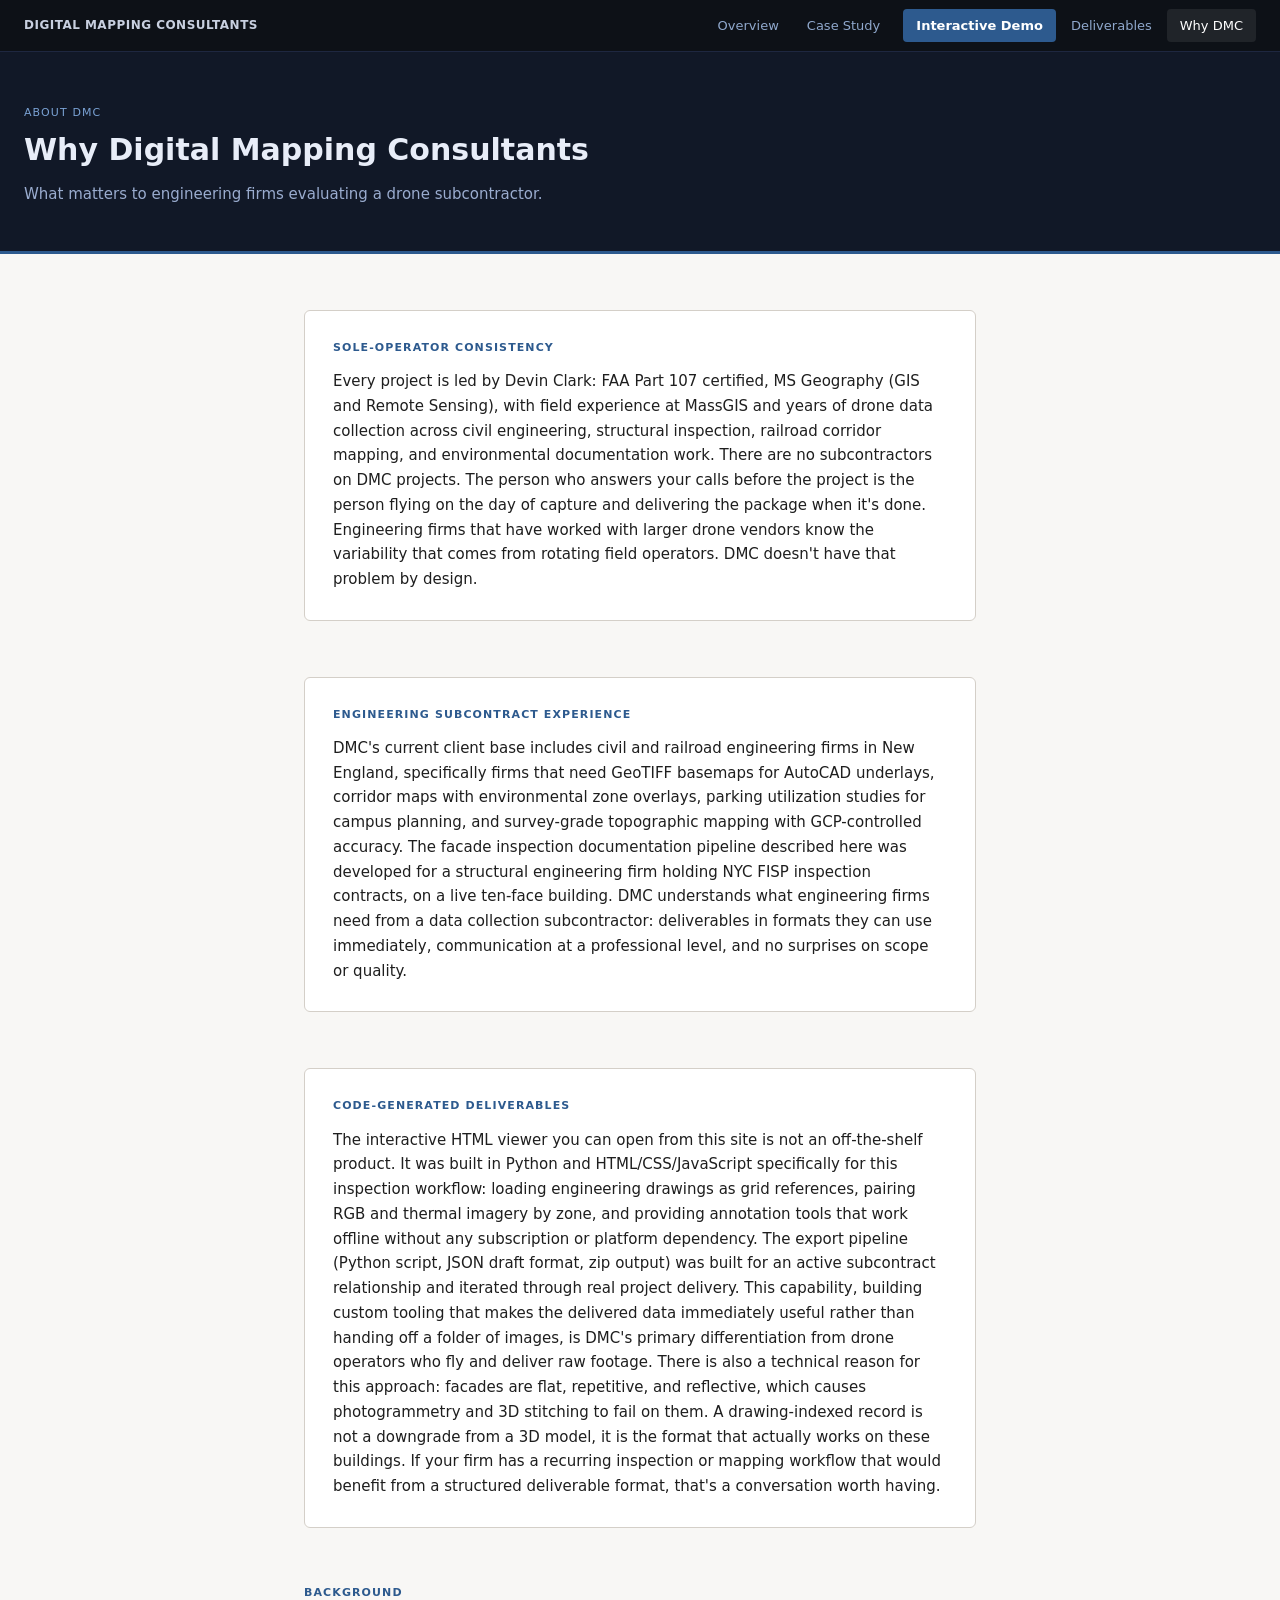
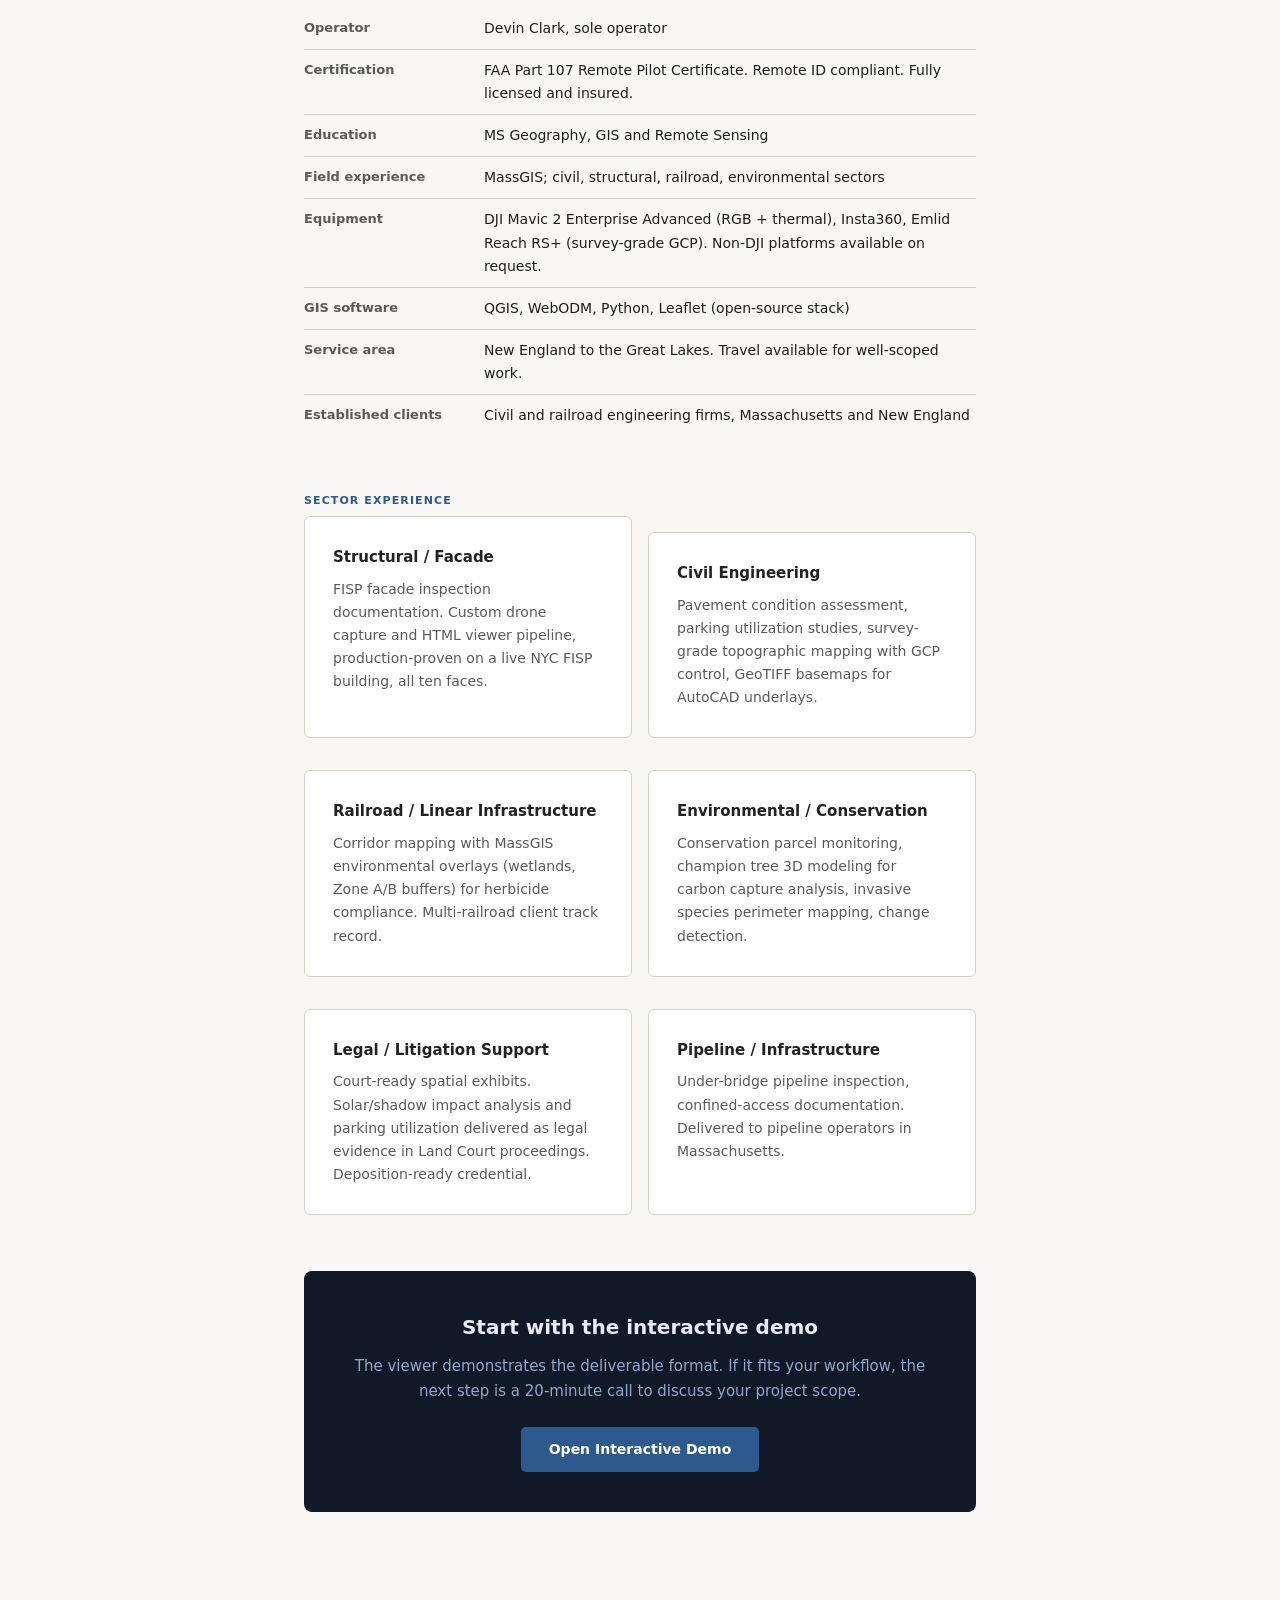
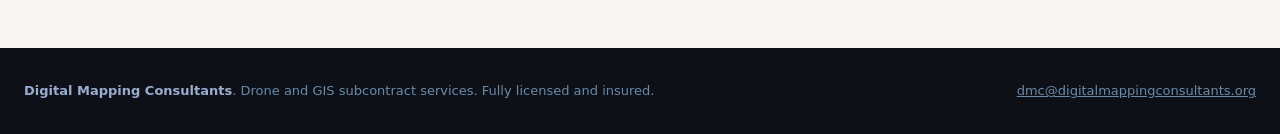
<file: why-dmc.html>
<!DOCTYPE html>
<html lang="en">
<head>
<meta charset="UTF-8">
<meta name="viewport" content="width=device-width,initial-scale=1">
<title>Why DMC | Digital Mapping Consultants</title>
<link rel="stylesheet" href="style.css">
</head>
<body>

<nav class="site-nav">
  <a href="index.html" class="nav-brand">Digital Mapping Consultants</a>
  <div class="nav-links">
    <a href="index.html">Overview</a>
    <a href="case-study.html">Case Study</a>
    <a href="viewer.html" class="nav-cta">Interactive Demo</a>
    <a href="deliverables.html">Deliverables</a>
    <a href="why-dmc.html" class="active">Why DMC</a>
  </div>
</nav>

<div class="page-header">
  <div class="eyebrow">About DMC</div>
  <h1>Why Digital Mapping Consultants</h1>
  <p>What matters to engineering firms evaluating a drone subcontractor.</p>
</div>

<div class="content-narrow">

  <div class="section">
    <div class="card">
      <div class="section-label" style="margin-bottom:12px">Sole-Operator Consistency</div>
      <p>Every project is led by Devin Clark: FAA Part 107 certified, MS Geography (GIS and
      Remote Sensing), with field experience at MassGIS and years of drone data collection across
      civil engineering, structural inspection, railroad corridor mapping, and environmental
      documentation work. There are no subcontractors on DMC projects. The person who answers
      your calls before the project is the person flying on the day of capture and delivering
      the package when it's done. Engineering firms that have worked with larger drone vendors
      know the variability that comes from rotating field operators. DMC doesn't have that
      problem by design.</p>
    </div>
  </div>

  <div class="section">
    <div class="card">
      <div class="section-label" style="margin-bottom:12px">Engineering Subcontract Experience</div>
      <p>DMC's current client base includes civil and railroad engineering firms in New England,
      specifically firms that need GeoTIFF basemaps for AutoCAD underlays, corridor maps with environmental
      zone overlays, parking utilization studies for campus planning, and survey-grade topographic
      mapping with GCP-controlled accuracy. The facade inspection documentation pipeline described
      here was developed for a structural engineering firm holding NYC FISP inspection
      contracts, on a live ten-face building. DMC understands what
      engineering firms need from a data collection subcontractor: deliverables in formats they
      can use immediately, communication at a professional level, and no surprises on scope
      or quality.</p>
    </div>
  </div>

  <div class="section">
    <div class="card">
      <div class="section-label" style="margin-bottom:12px">Code-Generated Deliverables</div>
      <p>The interactive HTML viewer you can open from this site is not an off-the-shelf product.
      It was built in Python and HTML/CSS/JavaScript specifically for this inspection workflow:
      loading engineering drawings as grid references, pairing RGB and thermal imagery by zone,
      and providing annotation tools that work offline without any subscription or platform
      dependency. The export pipeline (Python script, JSON draft format, zip output) was
      built for an active subcontract relationship and iterated through real project delivery. This capability, building
      custom tooling that makes the delivered data immediately useful rather than handing off a
      folder of images, is DMC's primary differentiation from drone operators who fly and
      deliver raw footage. There is also a technical reason for this approach: facades are flat,
      repetitive, and reflective, which causes photogrammetry and 3D stitching to fail on them. A
      drawing-indexed record is not a downgrade from a 3D model, it is the format that actually works
      on these buildings. If your firm has a recurring inspection or mapping workflow that
      would benefit from a structured deliverable format, that's a conversation worth having.</p>
    </div>
  </div>

  <div class="section">
    <div class="section-label">Background</div>
    <ul class="spec-list">
      <li><span class="spec-key">Operator</span><span class="spec-val">Devin Clark, sole operator</span></li>
      <li><span class="spec-key">Certification</span><span class="spec-val">FAA Part 107 Remote Pilot Certificate. Remote ID compliant. Fully licensed and insured.</span></li>
      <li><span class="spec-key">Education</span><span class="spec-val">MS Geography, GIS and Remote Sensing</span></li>
      <li><span class="spec-key">Field experience</span><span class="spec-val">MassGIS; civil, structural, railroad, environmental sectors</span></li>
      <li><span class="spec-key">Equipment</span><span class="spec-val">DJI Mavic 2 Enterprise Advanced (RGB + thermal), Insta360, Emlid Reach RS+ (survey-grade GCP). Non-DJI platforms available on request.</span></li>
      <li><span class="spec-key">GIS software</span><span class="spec-val">QGIS, WebODM, Python, Leaflet (open-source stack)</span></li>
      <li><span class="spec-key">Service area</span><span class="spec-val">New England to the Great Lakes. Travel available for well-scoped work.</span></li>
      <li><span class="spec-key">Established clients</span><span class="spec-val">Civil and railroad engineering firms, Massachusetts and New England</span></li>
    </ul>
  </div>

  <div class="section">
    <div class="section-label">Sector Experience</div>
    <div class="card-grid">
      <div class="card">
        <h3>Structural / Facade</h3>
        <p style="font-size:14px;color:var(--text-muted)">FISP facade inspection documentation.
        Custom drone capture and HTML viewer pipeline, production-proven on a live NYC FISP
        building, all ten faces.</p>
      </div>
      <div class="card">
        <h3>Civil Engineering</h3>
        <p style="font-size:14px;color:var(--text-muted)">Pavement condition assessment,
        parking utilization studies, survey-grade topographic mapping with GCP control,
        GeoTIFF basemaps for AutoCAD underlays.</p>
      </div>
      <div class="card">
        <h3>Railroad / Linear Infrastructure</h3>
        <p style="font-size:14px;color:var(--text-muted)">Corridor mapping with MassGIS
        environmental overlays (wetlands, Zone A/B buffers) for herbicide compliance.
        Multi-railroad client track record.</p>
      </div>
      <div class="card">
        <h3>Environmental / Conservation</h3>
        <p style="font-size:14px;color:var(--text-muted)">Conservation parcel monitoring,
        champion tree 3D modeling for carbon capture analysis, invasive species perimeter
        mapping, change detection.</p>
      </div>
      <div class="card">
        <h3>Legal / Litigation Support</h3>
        <p style="font-size:14px;color:var(--text-muted)">Court-ready spatial exhibits.
        Solar/shadow impact analysis and parking utilization delivered as legal evidence
        in Land Court proceedings. Deposition-ready credential.</p>
      </div>
      <div class="card">
        <h3>Pipeline / Infrastructure</h3>
        <p style="font-size:14px;color:var(--text-muted)">Under-bridge pipeline inspection,
        confined-access documentation. Delivered to pipeline operators in Massachusetts.</p>
      </div>
    </div>
  </div>

  <div class="cta-block">
    <h2>Start with the interactive demo</h2>
    <p>The viewer demonstrates the deliverable format. If it fits your workflow,
    the next step is a 20-minute call to discuss your project scope.</p>
    <a href="viewer.html" class="btn">Open Interactive Demo</a>
  </div>

</div>

<footer class="site-footer">
  <div><strong>Digital Mapping Consultants</strong>. Drone and GIS subcontract services. Fully licensed and insured.</div>
  <div><a href="mailto:dmc@digitalmappingconsultants.org" style="color:inherit">dmc@digitalmappingconsultants.org</a></div>
</footer>

</body>
</html>
</file>
<file: style.css>
/* DMC Demo Site — Shared Styles */
*, *::before, *::after { box-sizing: border-box; margin: 0; padding: 0; }

:root {
  --bg: #f8f7f5;
  --bg-alt: #eeecea;
  --bg-dark: #111827;
  --bg-nav: #0d1117;
  --accent: #2d5a8e;
  --accent-light: #4a7fc1;
  --accent-dim: rgba(45,90,142,0.12);
  --text: #1e1e1e;
  --text-muted: #5a5a5a;
  --border: #d4cfc8;
  --max-w: 960px;
}

body {
  font-family: system-ui, -apple-system, "Segoe UI", sans-serif;
  font-size: 15px;
  line-height: 1.65;
  color: var(--text);
  background: var(--bg);
}

/* ── Navigation ── */
.site-nav {
  background: var(--bg-nav);
  padding: 0 24px;
  display: flex;
  align-items: center;
  height: 52px;
  position: sticky;
  top: 0;
  z-index: 200;
  border-bottom: 1px solid #1e2740;
  flex-wrap: wrap;
  gap: 8px;
}
.nav-brand {
  color: #c8d0e0;
  font-size: 12px;
  font-weight: 600;
  letter-spacing: 0.04em;
  text-transform: uppercase;
  text-decoration: none;
  white-space: nowrap;
  margin-right: auto;
}
.nav-links {
  display: flex;
  gap: 2px;
  align-items: center;
  flex-wrap: wrap;
}
.nav-links a {
  color: #8fa8cc;
  text-decoration: none;
  font-size: 13px;
  padding: 6px 13px;
  border-radius: 4px;
  white-space: nowrap;
  transition: color 0.1s, background 0.1s;
}
.nav-links a:hover { color: #c8d0e0; background: rgba(255,255,255,0.05); }
.nav-links a.active { color: #fff; background: rgba(255,255,255,0.08); }
.nav-links a.nav-cta {
  background: var(--accent);
  color: #fff;
  font-weight: 600;
  margin-left: 8px;
}
.nav-links a.nav-cta:hover { background: var(--accent-light); }

/* ── Page Header ── */
.page-header {
  background: var(--bg-dark);
  color: #c8d0e0;
  padding: 52px 24px 44px;
  border-bottom: 3px solid var(--accent);
}
.page-header .eyebrow {
  font-size: 11px;
  letter-spacing: 0.1em;
  text-transform: uppercase;
  color: #7aa2d4;
  margin-bottom: 10px;
}
.page-header h1 {
  font-size: clamp(22px, 3vw, 30px);
  font-weight: 600;
  color: #e8edf8;
  line-height: 1.2;
  margin-bottom: 14px;
  max-width: 640px;
}
.page-header p {
  font-size: 15px;
  color: #9aaccf;
  max-width: 580px;
  line-height: 1.65;
}

/* ── Content ── */
.content {
  max-width: var(--max-w);
  margin: 0 auto;
  padding: 56px 24px;
}
.content-narrow {
  max-width: 720px;
  margin: 0 auto;
  padding: 56px 24px;
}

/* ── Typography ── */
h2 {
  font-size: 20px;
  font-weight: 600;
  color: #1a1a1a;
  margin-bottom: 14px;
}
h3 {
  font-size: 15px;
  font-weight: 600;
  color: #222;
  margin-bottom: 8px;
}
p { margin-bottom: 16px; }
p:last-child { margin-bottom: 0; }

/* ── Sections ── */
.section { margin-bottom: 56px; }
.section:last-child { margin-bottom: 0; }
.section-label {
  font-size: 11px;
  font-weight: 600;
  letter-spacing: 0.1em;
  text-transform: uppercase;
  color: var(--accent);
  margin-bottom: 6px;
}

/* ── Cards / Panels ── */
.card {
  background: #fff;
  border: 1px solid var(--border);
  border-radius: 6px;
  padding: 28px 28px;
}
.card + .card { margin-top: 16px; }
.card-grid {
  display: grid;
  grid-template-columns: repeat(auto-fill, minmax(260px, 1fr));
  gap: 16px;
}

/* ── Workflow Steps ── */
.steps { display: flex; flex-direction: column; gap: 0; }
.step {
  display: flex;
  gap: 20px;
  padding: 24px 0;
  border-bottom: 1px solid var(--border);
}
.step:last-child { border-bottom: none; }
.step-num {
  flex-shrink: 0;
  width: 32px;
  height: 32px;
  background: var(--accent);
  color: #fff;
  border-radius: 50%;
  display: flex;
  align-items: center;
  justify-content: center;
  font-size: 13px;
  font-weight: 700;
  margin-top: 2px;
}
.step-body h3 { margin-bottom: 6px; }
.step-body p { color: var(--text-muted); font-size: 14px; margin: 0; }

/* ── Table ── */
.data-table { width: 100%; border-collapse: collapse; font-size: 14px; }
.data-table th, .data-table td {
  text-align: left;
  padding: 10px 14px;
  border-bottom: 1px solid var(--border);
}
.data-table th {
  font-size: 11px;
  font-weight: 600;
  letter-spacing: 0.06em;
  text-transform: uppercase;
  color: var(--text-muted);
  background: var(--bg-alt);
}
.data-table tr:last-child td { border-bottom: none; }

/* ── Callout ── */
.callout {
  background: var(--accent-dim);
  border-left: 3px solid var(--accent);
  padding: 16px 20px;
  border-radius: 0 4px 4px 0;
  margin-bottom: 24px;
  font-size: 14px;
  color: var(--text-muted);
}
.callout strong { color: var(--text); }

/* ── CTA Block ── */
.cta-block {
  background: var(--bg-dark);
  color: #c8d0e0;
  padding: 40px 32px;
  border-radius: 8px;
  text-align: center;
}
.cta-block h2 { color: #e8edf8; margin-bottom: 10px; }
.cta-block p { color: #8fa8cc; margin-bottom: 24px; }
.btn {
  display: inline-block;
  background: var(--accent);
  color: #fff;
  text-decoration: none;
  font-size: 14px;
  font-weight: 600;
  padding: 11px 28px;
  border-radius: 5px;
  transition: background 0.15s;
}
.btn:hover { background: var(--accent-light); }
.btn-outline {
  background: transparent;
  border: 1px solid #3a5a80;
  color: #9aaccf;
  margin-left: 10px;
}
.btn-outline:hover { background: rgba(255,255,255,0.07); }

/* ── Prominent demo CTA ── */
.btn-hero {
  font-size: 16px;
  font-weight: 700;
  padding: 15px 40px;
  border-radius: 6px;
  letter-spacing: 0.01em;
  box-shadow: 0 3px 14px rgba(45,90,142,0.45);
}
.btn-hero:hover { background: var(--accent-light); }
.page-header .btn-hero { margin-top: 26px; }

/* ── Badge ── */
.badge {
  display: inline-block;
  font-size: 11px;
  font-weight: 600;
  padding: 3px 9px;
  border-radius: 3px;
  letter-spacing: 0.04em;
  text-transform: uppercase;
}
.badge-swarmp { background: #4a2e00; color: #ffcc44; }
.badge-unsafe { background: #4a0000; color: #ff8080; }
.badge-safe { background: #0a3a0a; color: #7fff7f; }

/* ── Status indicators ── */
.status-dot {
  display: inline-block;
  width: 10px; height: 10px;
  border-radius: 50%;
  margin-right: 6px;
  vertical-align: middle;
}
.status-safe { background: #30a060; }
.status-swarmp { background: #d4880a; }
.status-unsafe { background: #cc3333; }

/* ── Deliverables grid ── */
.deliv-grid {
  display: grid;
  grid-template-columns: repeat(auto-fill, minmax(240px, 1fr));
  gap: 20px;
  margin-top: 24px;
}
.deliv-card {
  background: #fff;
  border: 1px solid var(--border);
  border-top: 3px solid var(--accent);
  border-radius: 0 0 6px 6px;
  padding: 20px;
}
.deliv-card h3 { font-size: 14px; margin-bottom: 6px; }
.deliv-card p { font-size: 13px; color: var(--text-muted); margin: 0; line-height: 1.55; }
.deliv-format {
  font-size: 11px;
  font-family: monospace;
  color: var(--accent);
  background: var(--accent-dim);
  padding: 2px 7px;
  border-radius: 3px;
  margin-top: 10px;
  display: inline-block;
}

/* ── Spec list ── */
.spec-list { list-style: none; padding: 0; }
.spec-list li {
  display: flex;
  padding: 9px 0;
  border-bottom: 1px solid var(--border);
  font-size: 14px;
}
.spec-list li:last-child { border-bottom: none; }
.spec-key {
  width: 180px;
  flex-shrink: 0;
  font-weight: 600;
  color: var(--text-muted);
  font-size: 13px;
}
.spec-val { color: var(--text); }

/* ── Image placeholder ── */
.img-placeholder {
  background: var(--bg-alt);
  border: 1px solid var(--border);
  border-radius: 4px;
  display: flex;
  align-items: center;
  justify-content: center;
  color: var(--text-muted);
  font-size: 13px;
  font-style: italic;
}

/* ── Footer ── */
.site-footer {
  background: var(--bg-nav);
  color: #6a8aaa;
  padding: 32px 24px;
  font-size: 13px;
  display: flex;
  justify-content: space-between;
  align-items: center;
  flex-wrap: wrap;
  gap: 12px;
  margin-top: 80px;
}
.site-footer strong { color: #9aaccf; }

/* ── Responsive ── */
@media (max-width: 768px) {
  .site-nav { height: auto; min-height: 52px; }
  .nav-brand { font-size: 11px; flex-basis: 100%; }
  .nav-links { width: 100%; }
  .nav-links a { font-size: 12px; padding: 5px 8px; flex: 1 1 auto; text-align: center; }
  .nav-links a.nav-cta { margin-left: 0; }
  .content, .content-narrow { padding: 32px 16px; }
  .page-header { padding: 32px 16px 28px; }
  .card { padding: 20px 16px; }
  .card-grid { grid-template-columns: 1fr; }
  .deliv-grid { grid-template-columns: 1fr; }
  .site-footer { flex-direction: column; align-items: flex-start; }
}
@media (max-width: 480px) {
  .site-nav { padding: 0 12px; }
  .nav-brand { font-size: 10px; }
  .nav-links a { font-size: 11px; padding: 4px 6px; }
  .btn-hero { display: block; width: 100%; text-align: center; padding: 16px; }
  .cta-block .btn-outline { display: block; width: 100%; margin-left: 0; margin-top: 12px; text-align: center; }
}
</file>
